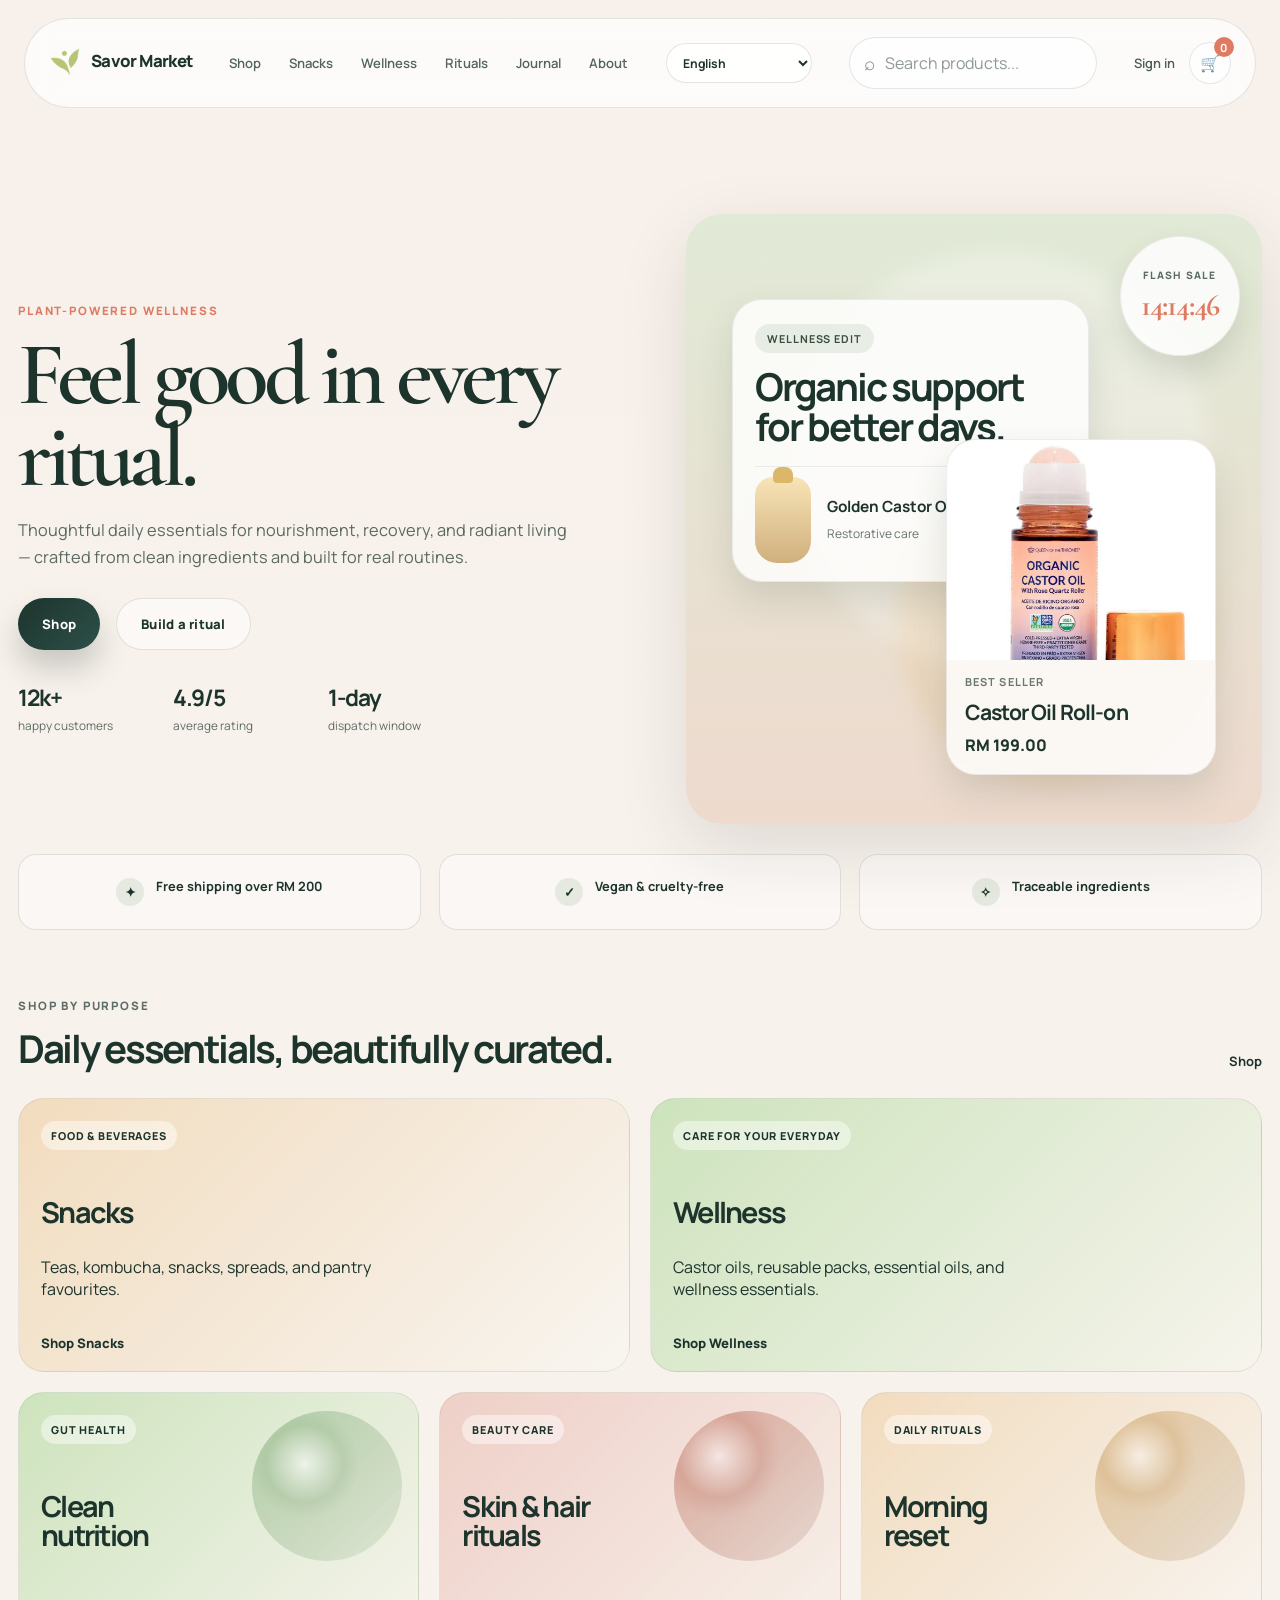
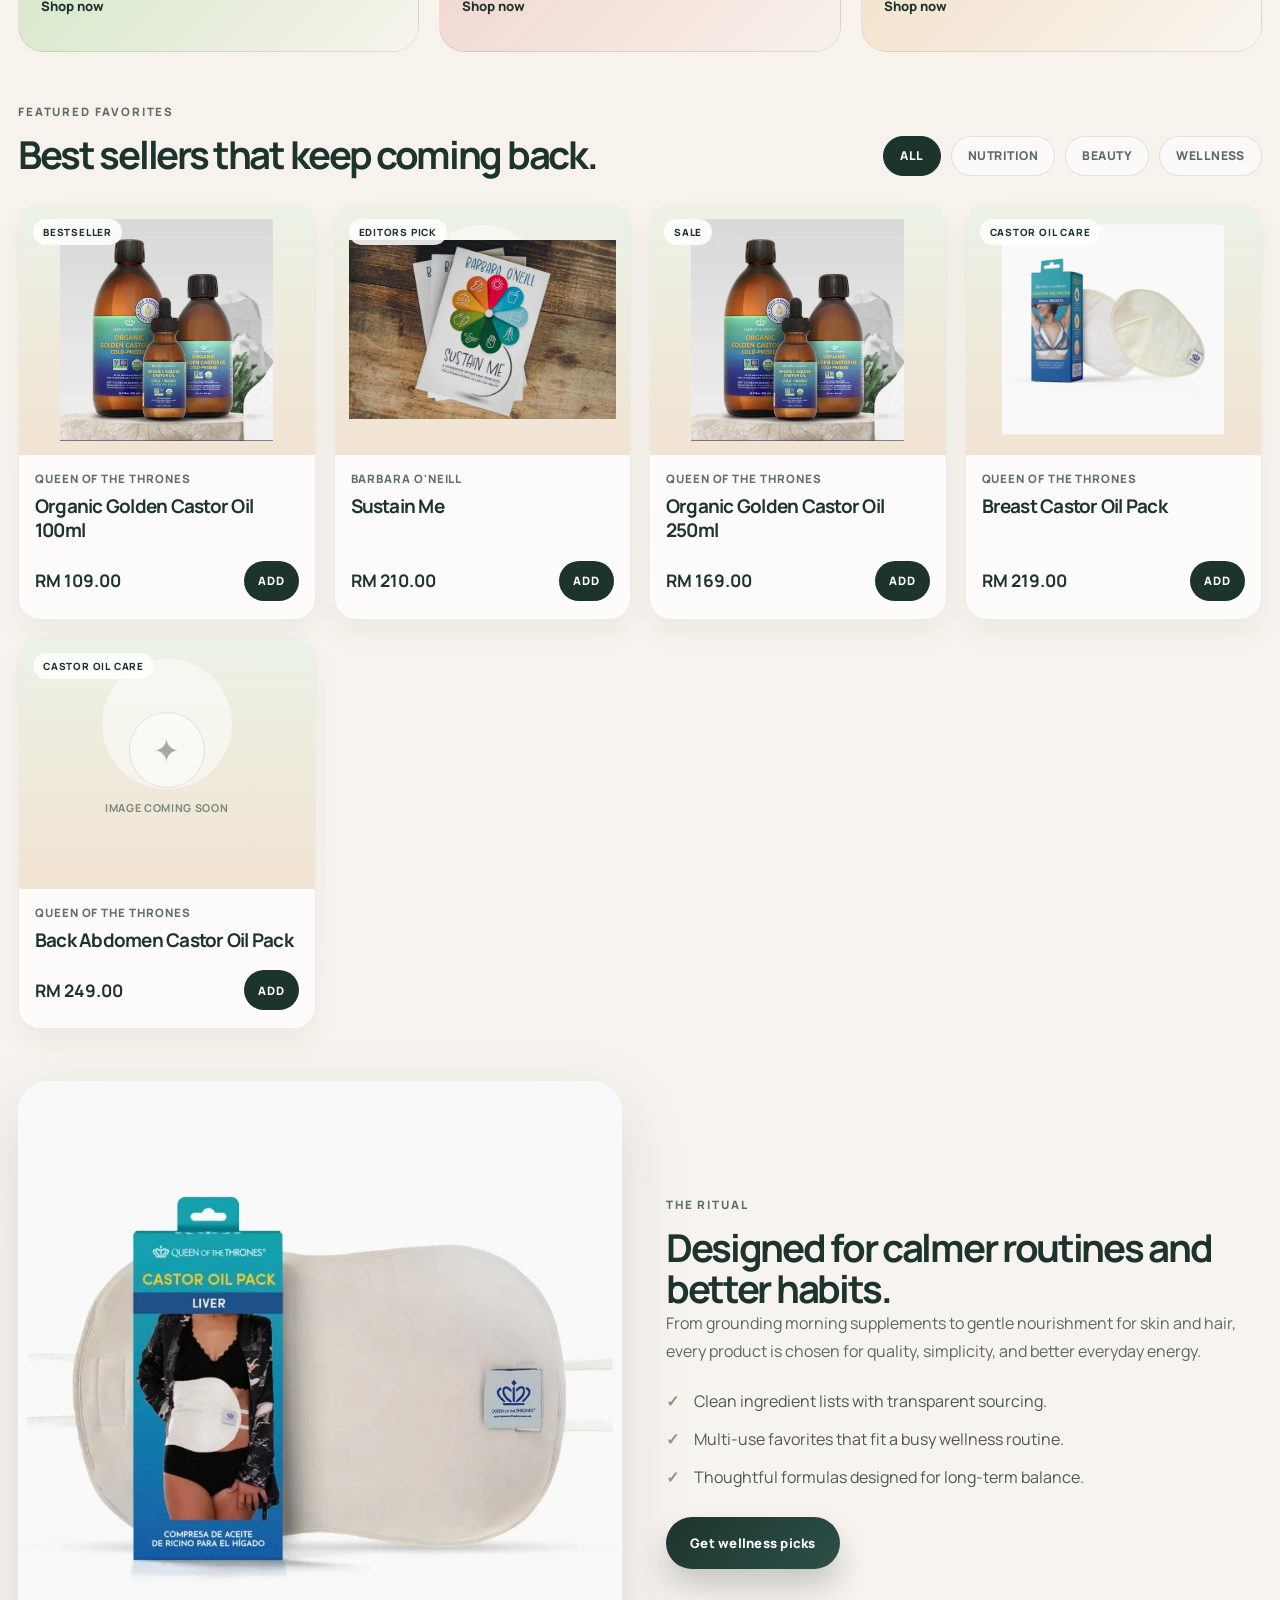
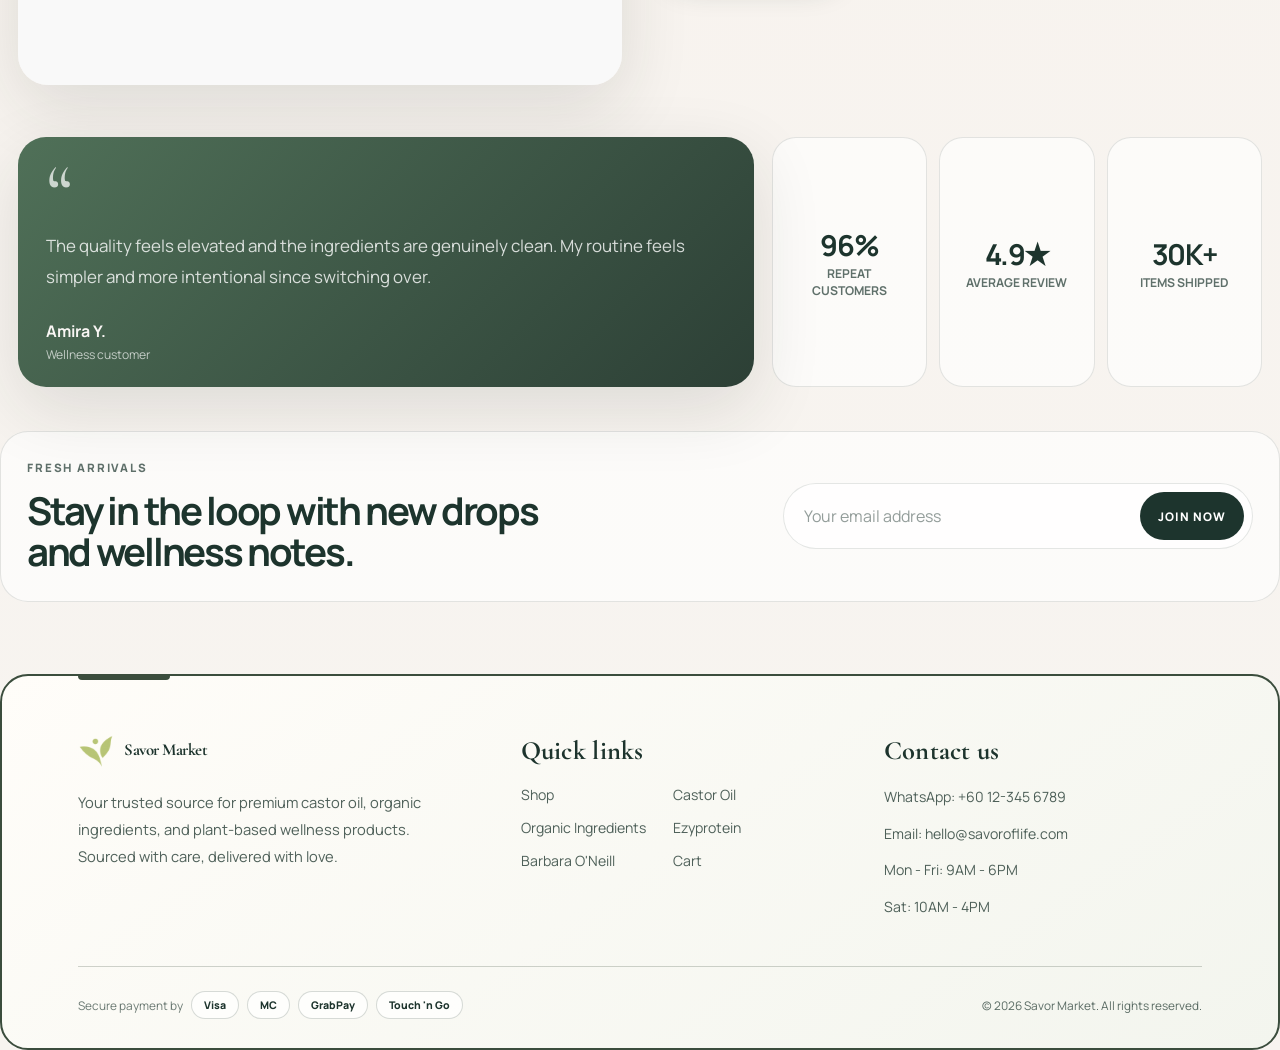
<file: Savor Market/index.html>
﻿<!doctype html>
<html lang="en">
  <head>
    <meta charset="UTF-8" />
    <meta name="viewport" content="width=device-width, initial-scale=1.0" />
    <meta name="description" content="Savor Market is a plant-based wellness destination for daily rituals, clean beauty, and nourishing essentials." />
    <meta name="theme-color" content="#f7f0e9" />
    <title>Savor Market | Premium Plant-Based Wellness</title>
    <link rel="icon" type="image/png" href="assets/savor-market-logo.png" />
    <link rel="preconnect" href="https://fonts.googleapis.com" />
    <link rel="preconnect" href="https://fonts.gstatic.com" crossorigin />
    <link href="https://fonts.googleapis.com/css2?family=Manrope:wght@400;500;600;700;800&family=Cormorant+Garamond:wght@500;600;700&display=swap" rel="stylesheet" />
    <link rel="stylesheet" href="styles.css" />
    <script src="auth-config.js"></script>
    <script src="translations.js" defer></script>
    <script src="app.js" defer></script>
  </head>
  <body>
    <div class="page-shell">
      <header class="topbar">
        <div class="brand-wrap" aria-label="Savor Market home">
          <a class="brand" href="index.html#top" aria-label="Savor Market home">
            <img class="brand-mark" src="assets/savor-market-logo.png" alt="" />
            <span class="brand-name">Savor Market</span>
          </a>
        </div>

        <nav class="main-nav" aria-label="Main navigation">
          <a href="products.html">Shop</a>
          <a href="products.html?category=snacks">Snacks</a>
          <a href="products.html?category=wellness">Wellness</a>
          <a href="#rituals">Rituals</a>
          <a href="#journal">Journal</a>
          <a href="#about">About</a>
        </nav>

          <label class="language-control"><span class="visually-hidden">Language</span><select class="language-picker" aria-label="Language"></select></label>
          <label class="search-box" aria-label="Search products">
            <span class="search-icon" aria-hidden="true">⌕</span>
            <input id="product-search" type="search" placeholder="Search products..." aria-label="Search products" />
          </label>
          <div class="utility-links">
            <a href="login.html" class="text-link account-entry">Sign In</a>
            <a class="cart-button" href="cart.html" aria-label="Shopping cart">
              <span aria-hidden="true">🛒</span>
              <span class="cart-count" id="cart-count">0</span>
            </a>
          </div>
        </div>
      </header>

      <main id="top">
        <section class="hero">
          <div class="hero-copy">
            <p class="eyebrow">Plant-powered wellness</p>
            <h1>Feel good in every ritual.</h1>
            <p class="intro">
              Thoughtful daily essentials for nourishment, recovery, and radiant living — crafted from clean ingredients and built for real routines.
            </p>

            <div class="cta-row">
              <a class="primary-btn" href="products.html">Shop</a>
              <a class="secondary-btn" href="#rituals">Build a ritual</a>
            </div>

            <div class="hero-metrics" aria-label="Store metrics">
              <div>
                <strong>12k+</strong>
                <span>happy customers</span>
              </div>
              <div>
                <strong>4.9/5</strong>
                <span>average rating</span>
              </div>
              <div>
                <strong>1-day</strong>
                <span>dispatch window</span>
              </div>
            </div>
          </div>

          <div class="hero-visual" aria-label="Featured wellness assortment">
            <div class="glow-orb glow-one"></div>
            <div class="glow-orb glow-two"></div>

            <div class="display-card feature-card card-one">
              <span class="card-label">Wellness edit</span>
              <h2>Organic support for better days.</h2>
              <div class="mini-product">
                <div class="mini-bottle"></div>
                <div>
                  <strong>Golden Castor Oil</strong>
                  <span>Restorative care</span>
                </div>
              </div>
            </div>

            <div class="display-card product-card card-two">
              <div class="product-image product-image--amber">
                <img src="assets/savor-market/pdf-image-011.jpg" alt="Organic Golden Castor Oil roll-on with rose quartz" />
              </div>
              <div class="card-meta">
                <p>Best seller</p>
                <h3>Castor Oil Roll-on</h3>
                <span>RM 199.00</span>
              </div>
            </div>

            <div class="floating-badge">
              <span>Flash sale</span>
              <strong>60% OFF</strong>
            </div>
          </div>
        </section>

        <section class="promo-strip" aria-label="Store benefits">
          <div>
            <span class="promo-icon">✦</span>
            <p>Free shipping over RM 200</p>
          </div>
          <div>
            <span class="promo-icon">✓</span>
            <p>Vegan & cruelty-free</p>
          </div>
          <div>
            <span class="promo-icon">✧</span>
            <p>Traceable ingredients</p>
          </div>
        </section>

        <section class="collections" id="shop">
          <div class="section-header">
            <div>
              <p class="eyebrow eyebrow-dark">Shop by purpose</p>
              <h2>Daily essentials, beautifully curated.</h2>
            </div>
            <a href="products.html" class="text-link text-link--strong">Shop</a>
          </div>

          <div class="collection-grid shop-section-grid">
            <article class="collection-card collection-card--sand"><p class="mini-tag">Food &amp; beverages</p><h3>Snacks</h3><p>Teas, kombucha, snacks, spreads, and pantry favourites.</p><a href="products.html?category=snacks" aria-label="Shop Snacks">Shop Snacks</a></article>
            <article class="collection-card collection-card--green"><p class="mini-tag">Care for your everyday</p><h3>Wellness</h3><p>Castor oils, reusable packs, essential oils, and wellness essentials.</p><a href="products.html?category=wellness" aria-label="Shop Wellness">Shop Wellness</a></article>
          </div>
          <div class="collection-grid">
            <article class="collection-card collection-card--green">
              <div class="card-sketch card-sketch--leaf"></div>
              <p class="mini-tag">Gut health</p>
              <h3>Clean nutrition</h3>
              <a href="products.html#collection-clean-nutrition" aria-label="Shop clean nutrition">Shop now</a>
            </article>

            <article class="collection-card collection-card--rose">
              <div class="card-sketch card-sketch--botanical"></div>
              <p class="mini-tag">Beauty care</p>
              <h3>Skin & hair rituals</h3>
              <a href="products.html#collection-skin-hair" aria-label="Shop skin and hair rituals">Shop now</a>
            </article>

            <article class="collection-card collection-card--sand">
              <div class="card-sketch card-sketch--drop"></div>
              <p class="mini-tag">Daily rituals</p>
              <h3>Morning reset</h3>
              <a href="products.html#collection-morning-reset" aria-label="Shop morning reset products">Shop now</a>
            </article>
          </div>
        </section>

        <section class="catalog" id="wellness">
          <div class="section-header section-header--compact">
            <div>
              <p class="eyebrow eyebrow-dark">Featured favorites</p>
              <h2>Best sellers that keep coming back.</h2>
            </div>
            <div class="catalog-actions" aria-label="Product filters">
              <button class="filter-btn active" type="button" data-filter="all">All</button>
              <button class="filter-btn" type="button" data-filter="nutrition">Nutrition</button>
              <button class="filter-btn" type="button" data-filter="beauty">Beauty</button>
              <button class="filter-btn" type="button" data-filter="wellness">Wellness</button>
            </div>
          </div>

          <div class="catalog-grid" id="product-grid" aria-live="polite"></div>
        </section>

        <section class="story-block" id="rituals">
          <div class="story-visual">
            <div class="story-image-wrap">
              <img src="assets/savor-market/pdf-image-014.jpg" alt="Queen of the Thrones liver castor oil pack" />
            </div>
          </div>

          <div class="story-copy">
            <p class="eyebrow eyebrow-dark">The ritual</p>
            <h2>Designed for calmer routines and better habits.</h2>
            <p>
              From grounding morning supplements to gentle nourishment for skin and hair, every product is chosen for quality, simplicity, and better everyday energy.
            </p>
            <ul class="benefits-list">
              <li>Clean ingredient lists with transparent sourcing.</li>
              <li>Multi-use favorites that fit a busy wellness routine.</li>
              <li>Thoughtful formulas designed for long-term balance.</li>
            </ul>
            <a class="primary-btn" href="#newsletter">Get wellness picks</a>
          </div>
        </section>

        <section class="testimonial-strip" id="journal">
          <div class="testimonial-card">
            <p class="quote-mark">“</p>
            <p class="testimonial-copy">
              The quality feels elevated and the ingredients are genuinely clean. My routine feels simpler and more intentional since switching over.
            </p>
            <div class="testimonial-meta">
              <strong>Amira Y.</strong>
              <span>Wellness customer</span>
            </div>
          </div>
          <div class="mini-stats">
            <div>
              <strong>96%</strong>
              <span>repeat customers</span>
            </div>
            <div>
              <strong>4.9★</strong>
              <span>average review</span>
            </div>
            <div>
              <strong>30K+</strong>
              <span>items shipped</span>
            </div>
          </div>
        </section>

        <section class="newsletter" id="newsletter">
          <div>
            <p class="eyebrow eyebrow-dark">Fresh arrivals</p>
            <h2>Stay in the loop with new drops and wellness notes.</h2>
          </div>
          <form class="newsletter-form" aria-label="Newsletter signup">
            <label class="visually-hidden" for="newsletter-email">Email address</label>
            <input id="newsletter-email" type="email" placeholder="Your email address" aria-label="Your email address" />
            <button type="submit">Join now</button>
          </form>
        </section>
      </main>

      <footer class="site-footer" id="about">
        <div class="footer-main">
          <div class="footer-brand-wrap">
            <a class="brand" href="#top" aria-label="Savor Market home">
              <img class="brand-mark" src="assets/savor-market-logo.png" alt="" />
              <span class="brand-name">Savor Market</span>
            </a>
            <p>Your trusted source for premium castor oil, organic ingredients, and plant-based wellness products. Sourced with care, delivered with love.</p>
          </div>

          <div class="footer-links">
            <div>
              <h3>Quick links</h3>
              <a href="products.html">Shop</a>
              <a href="products.html?category=castor-oil">Castor Oil</a>
              <a href="products.html?category=organic-ingredients">Organic Ingredients</a>
              <a href="products.html?category=ezyprotein">Ezyprotein</a>
              <a href="products.html?category=barbara-o-neill">Barbara O'Neill</a>
              <a href="cart.html">Cart</a>
            </div>
          </div>

          <div class="footer-contact">
            <h3>Contact us</h3>
            <a href="https://wa.me/60123456789">WhatsApp: +60 12-345 6789</a>
            <a href="mailto:hello@savoroflife.com">Email: hello@savoroflife.com</a>
            <p>Mon - Fri: 9AM - 6PM</p>
            <p>Sat: 10AM - 4PM</p>
          </div>
        </div>

        <div class="footer-bottom">
          <div class="payment-methods" aria-label="Accepted payment methods">
            <span>Secure payment by</span>
            <span class="payment-badge">Visa</span>
            <span class="payment-badge">MC</span>
            <span class="payment-badge">GrabPay</span>
            <span class="payment-badge">Touch 'n Go</span>
          </div>
          <p class="copyright">© 2026 Savor Market. All rights reserved.</p>
        </div>
      </footer>
    </div>
  </body>
</html>
</file>
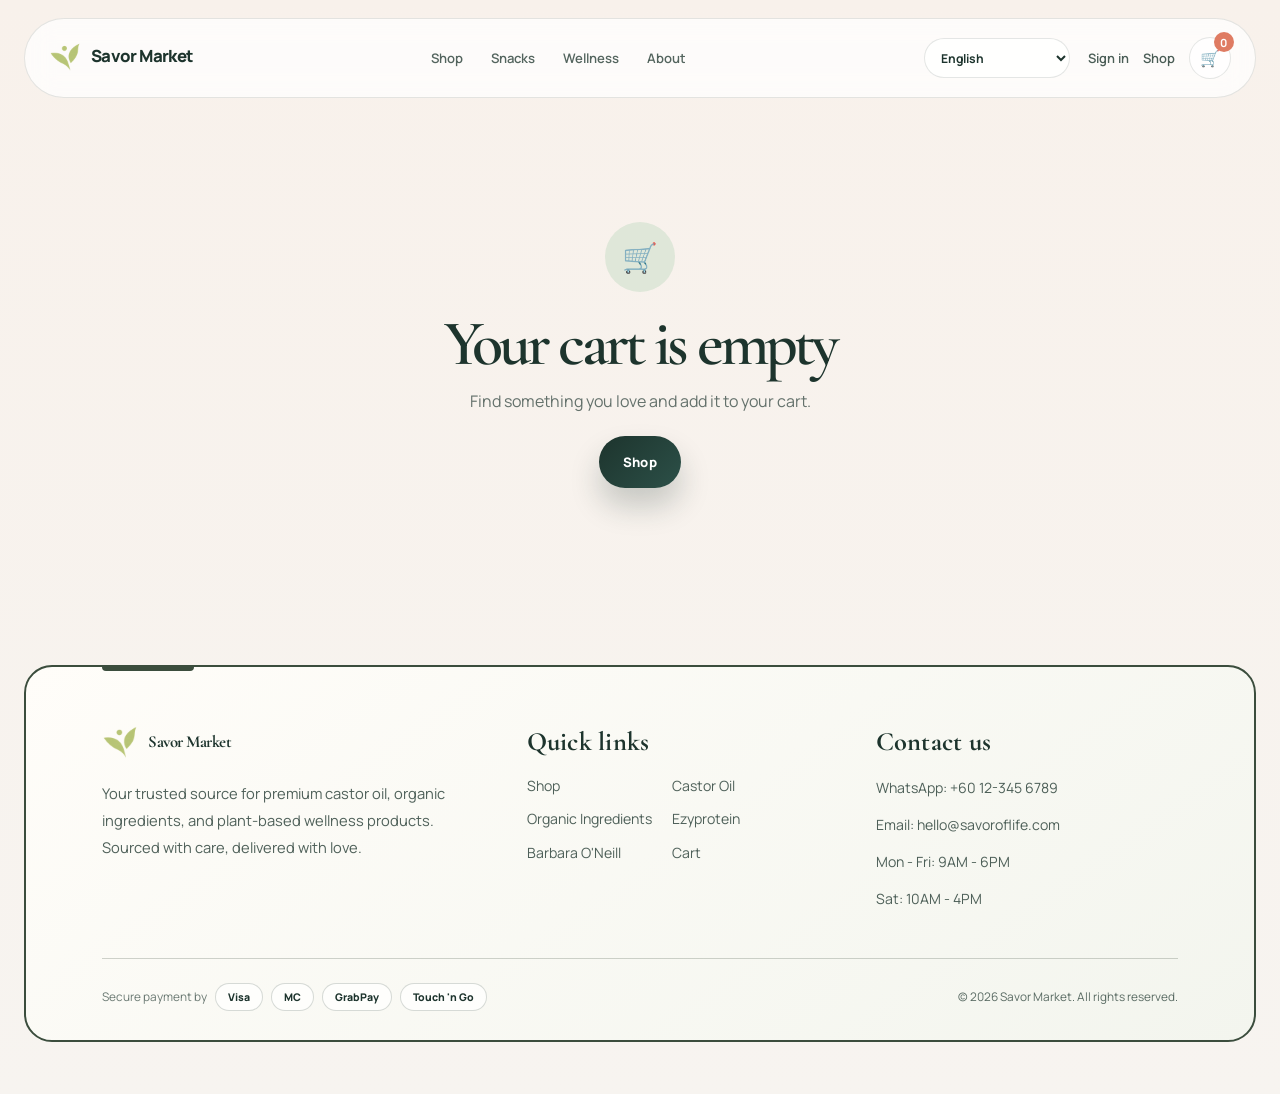
<file: Savor Market/cart.html>
<!doctype html>
<html lang="en">
  <head>
    <meta charset="UTF-8" />
    <meta name="viewport" content="width=device-width, initial-scale=1.0" />
    <meta name="description" content="Review the products in your Savor Market shopping cart." />
    <meta name="theme-color" content="#f7f0e9" />
    <title>Your Cart | Savor Market</title>
    <link rel="icon" type="image/png" href="assets/savor-market-logo.png" />
    <link rel="preconnect" href="https://fonts.googleapis.com" />
    <link rel="preconnect" href="https://fonts.gstatic.com" crossorigin />
    <link href="https://fonts.googleapis.com/css2?family=Manrope:wght@400;500;600;700;800&family=Cormorant+Garamond:wght@500;600;700&display=swap" rel="stylesheet" />
    <link rel="stylesheet" href="styles.css" />
    <script src="auth-config.js"></script>
    <script src="translations.js" defer></script>
    <script src="app.js" defer></script>
  </head>
  <body>
    <div class="page-shell">
      <header class="topbar">
        <div class="brand-wrap">
          <a class="brand" href="index.html" aria-label="Savor Market home">
            <img class="brand-mark" src="assets/savor-market-logo.png" alt="" />
            <span class="brand-name">Savor Market</span>
          </a>
        </div>
        <nav class="main-nav" aria-label="Main navigation">
          <a href="products.html">Shop</a>
          <a href="products.html?category=snacks">Snacks</a>
          <a href="products.html?category=wellness">Wellness</a>
          <a href="index.html#about">About</a>
        </nav>
        <div class="toolbar">
          <label class="language-control"><span class="visually-hidden">Language</span><select class="language-picker" aria-label="Language"></select></label>
          <div class="utility-links">
            <a href="login.html" class="text-link account-entry">Sign in</a>
            <a href="products.html" class="text-link">Shop</a>
            <a href="cart.html" class="cart-button" aria-label="Shopping cart">
              <span aria-hidden="true">🛒</span>
              <span class="cart-count" id="cart-count">0</span>
            </a>
          </div>
        </div>
      </header>
      <main id="cart-page" class="cart-page" aria-live="polite"></main>
      <footer class="site-footer product-page-footer">
        <div class="footer-main">
          <div class="footer-brand-wrap">
            <a class="brand" href="index.html" aria-label="Savor Market home">
              <img class="brand-mark" src="assets/savor-market-logo.png" alt="" />
              <span class="brand-name">Savor Market</span>
            </a>
            <p>Your trusted source for premium castor oil, organic ingredients, and plant-based wellness products. Sourced with care, delivered with love.</p>
          </div>
          <div class="footer-links">
            <div>
              <h3>Quick links</h3>
              <a href="products.html">Shop</a>
              <a href="products.html?category=castor-oil">Castor Oil</a>
              <a href="products.html?category=organic-ingredients">Organic Ingredients</a>
              <a href="products.html?category=ezyprotein">Ezyprotein</a>
              <a href="products.html?category=barbara-o-neill">Barbara O'Neill</a>
              <a href="cart.html">Cart</a>
            </div>
          </div>
          <div class="footer-contact">
            <h3>Contact us</h3>
            <a href="https://wa.me/60123456789">WhatsApp: +60 12-345 6789</a>
            <a href="mailto:hello@savoroflife.com">Email: hello@savoroflife.com</a>
            <p>Mon - Fri: 9AM - 6PM</p>
            <p>Sat: 10AM - 4PM</p>
          </div>
        </div>
        <div class="footer-bottom">
          <div class="payment-methods" aria-label="Accepted payment methods">
            <span>Secure payment by</span>
            <span class="payment-badge">Visa</span>
            <span class="payment-badge">MC</span>
            <span class="payment-badge">GrabPay</span>
            <span class="payment-badge">Touch 'n Go</span>
          </div>
          <p class="copyright">© 2026 Savor Market. All rights reserved.</p>
        </div>
      </footer>
    </div>
  </body>
</html>
</file>
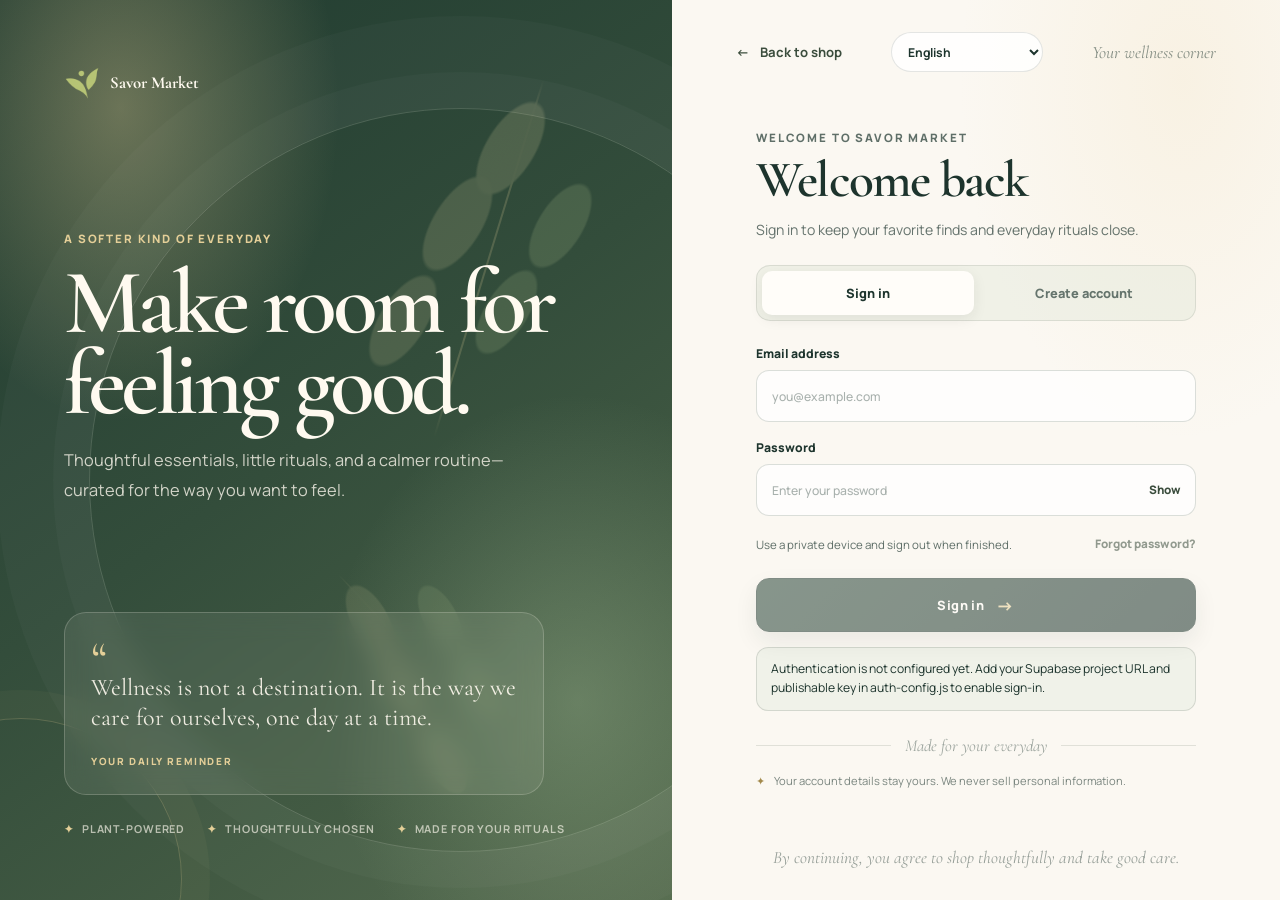
<file: Savor Market/login.html>
<!doctype html>
<html lang="en">
  <head>
    <meta charset="UTF-8" />
    <meta name="viewport" content="width=device-width, initial-scale=1.0" />
    <meta name="description" content="Sign in or create your Savor Market account." />
    <meta name="theme-color" content="#f7f0e9" />
    <title>Sign in | Savor Market</title>
    <link rel="icon" type="image/png" href="assets/savor-market-logo.png" />
    <link rel="preconnect" href="https://fonts.googleapis.com" />
    <link rel="preconnect" href="https://fonts.gstatic.com" crossorigin />
    <link href="https://fonts.googleapis.com/css2?family=Manrope:wght@400;500;600;700;800&family=Cormorant+Garamond:wght@500;600;700&display=swap" rel="stylesheet" />
    <link rel="stylesheet" href="styles.css" />
    <script src="auth-config.js"></script>
    <script src="translations.js" defer></script>
    <script src="app.js" defer></script>
  </head>
  <body class="account-page">
    <main class="account-layout">
      <section class="account-art" aria-label="Welcome to Savor Market">
        <a class="brand account-brand" href="index.html" aria-label="Savor Market home">
          <img class="brand-mark" src="assets/savor-market-logo.png" alt="" />
          <span class="brand-name">Savor Market</span>
        </a>
        <div class="account-botanical account-botanical-one" aria-hidden="true"></div>
        <div class="account-botanical account-botanical-two" aria-hidden="true"></div>
        <div class="account-art-copy">
          <p class="eyebrow">A softer kind of everyday</p>
          <h1>Make room for feeling good.</h1>
          <p>Thoughtful essentials, little rituals, and a calmer routine—curated for the way you want to feel.</p>
        </div>
        <div class="account-quote">
          <span aria-hidden="true">“</span>
          <p>Wellness is not a destination. It is the way we care for ourselves, one day at a time.</p>
          <small>YOUR DAILY REMINDER</small>
        </div>
        <div class="account-art-foot">
          <span>Plant-powered</span><span>Thoughtfully chosen</span><span>Made for your rituals</span>
        </div>
      </section>

      <section class="account-panel">
        <div class="account-panel-top">
          <a class="account-back-link" href="products.html"><span aria-hidden="true">←</span> Back to shop</a>
          <label class="language-control"><span class="visually-hidden">Language</span><select class="language-picker" aria-label="Language"></select></label>
          <span class="account-top-note">Your wellness corner</span>
        </div>

        <div class="account-card">
          <div class="account-mobile-brand">
            <a class="brand" href="index.html" aria-label="Savor Market home">
              <img class="brand-mark" src="assets/savor-market-logo.png" alt="" />
              <span class="brand-name">Savor Market</span>
            </a>
          </div>
          <p class="eyebrow eyebrow-dark">Welcome to Savor Market</p>
          <h2 id="account-heading">Welcome back</h2>
          <p class="account-intro" id="account-intro">Sign in to keep your favorite finds and everyday rituals close.</p>

          <div class="account-switch" role="tablist" aria-label="Account access" data-account-switch>
            <button class="account-tab active" id="signin-tab" type="button" role="tab" aria-selected="true" aria-controls="signin-panel" data-account-mode="signin">Sign in</button>
            <button class="account-tab" id="signup-tab" type="button" role="tab" aria-selected="false" aria-controls="signup-panel" data-account-mode="signup">Create account</button>
          </div>

          <section class="account-session" data-account-session hidden aria-labelledby="account-session-heading">
            <h3 id="account-session-heading">Your account</h3>
            <p>Signed in as <strong data-account-email></strong>.</p>
            <button class="account-submit" type="button" data-account-signout data-auth-control disabled>Sign out <span aria-hidden="true">→</span></button>
          </section>

          <form class="account-form" id="signin-panel" data-account-form="signin" role="tabpanel" aria-labelledby="signin-tab">
            <label class="account-field">
              <span>Email address</span>
              <input type="email" name="email" placeholder="you@example.com" autocomplete="email" required />
            </label>
            <label class="account-field">
              <span>Password</span>
              <span class="password-input-wrap">
                <input type="password" name="password" placeholder="Enter your password" autocomplete="current-password" required />
                <button class="password-toggle" type="button" aria-label="Show password" aria-pressed="false">Show</button>
              </span>
            </label>
            <div class="account-form-options">
              <span class="remember-option">Use a private device and sign out when finished.</span>
              <button class="account-text-button" type="button" data-account-action="forgot" data-auth-control disabled>Forgot password?</button>
            </div>
            <button class="account-submit" type="submit" data-auth-control disabled>Sign in <span aria-hidden="true">→</span></button>
          </form>

          <form class="account-form" id="signup-panel" data-account-form="signup" role="tabpanel" aria-labelledby="signup-tab" hidden>
            <label class="account-field">
              <span>Your name</span>
              <input type="text" name="name" placeholder="How should we call you?" autocomplete="name" required />
            </label>
            <label class="account-field">
              <span>Email address</span>
              <input type="email" name="email" placeholder="you@example.com" autocomplete="email" required />
            </label>
            <label class="account-field">
              <span>Create a password</span>
              <span class="password-input-wrap">
                <input type="password" name="password" placeholder="12+ characters, with mixed character types" autocomplete="new-password" minlength="12" pattern="(?=.*[a-z])(?=.*[A-Z])(?=.*[0-9])(?=.*[^A-Za-z0-9]).{12,}" title="Use 12 or more characters with uppercase and lowercase letters, a number, and a symbol." required />
                <button class="password-toggle" type="button" aria-label="Show password" aria-pressed="false">Show</button>
              </span>
              <small class="password-guidance">Use at least 12 characters, including uppercase and lowercase letters, a number, and a symbol.</small>
            </label>
            <label class="remember-option terms-option"><input type="checkbox" name="terms" required /> <span>I agree to receive account-related updates and accept the store terms.</span></label>
            <button class="account-submit" type="submit" data-auth-control disabled>Create my account <span aria-hidden="true">→</span></button>
          </form>

          <form class="account-form" id="reset-password-panel" hidden>
            <label class="account-field">
              <span>New password</span>
              <span class="password-input-wrap">
                <input type="password" name="newPassword" placeholder="12+ characters, with mixed character types" autocomplete="new-password" minlength="12" pattern="(?=.*[a-z])(?=.*[A-Z])(?=.*[0-9])(?=.*[^A-Za-z0-9]).{12,}" title="Use 12 or more characters with uppercase and lowercase letters, a number, and a symbol." required />
                <button class="password-toggle" type="button" aria-label="Show password" aria-pressed="false">Show</button>
              </span>
              <small class="password-guidance">Use at least 12 characters, including uppercase and lowercase letters, a number, and a symbol.</small>
            </label>
            <label class="account-field">
              <span>Confirm new password</span>
              <span class="password-input-wrap">
                <input type="password" name="confirmPassword" placeholder="Enter the new password again" autocomplete="new-password" minlength="12" pattern="(?=.*[a-z])(?=.*[A-Z])(?=.*[0-9])(?=.*[^A-Za-z0-9]).{12,}" title="Use 12 or more characters with uppercase and lowercase letters, a number, and a symbol." required />
                <button class="password-toggle" type="button" aria-label="Show password" aria-pressed="false">Show</button>
              </span>
            </label>
            <button class="account-submit" type="submit" data-auth-control disabled>Update password <span aria-hidden="true">→</span></button>
          </form>

          <p class="account-status" id="account-status" role="status" aria-live="polite"></p>
          <div class="account-divider"><span>Made for your everyday</span></div>
          <p class="account-assurance"><span aria-hidden="true">✦</span> Your account details stay yours. We never sell personal information.</p>
        </div>

        <p class="account-panel-foot">By continuing, you agree to shop thoughtfully and take good care.</p>
      </section>
    </main>
  </body>
</html>
</file>
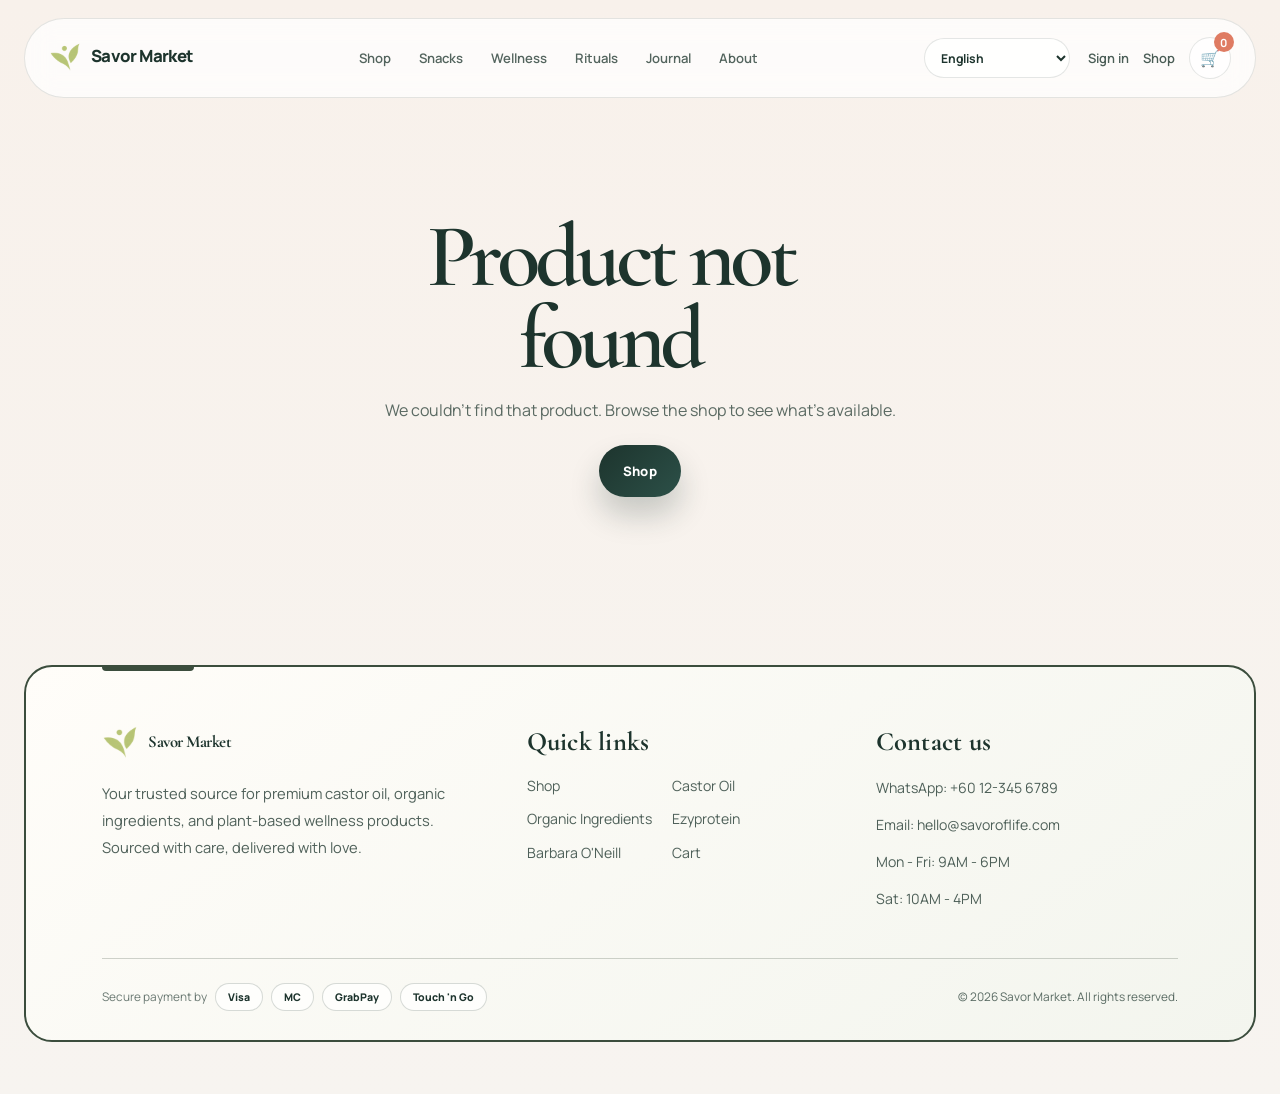
<file: Savor Market/product.html>
<!doctype html>
<html lang="en">
  <head>
    <meta charset="UTF-8" />
    <meta name="viewport" content="width=device-width, initial-scale=1.0" />
    <meta name="description" content="Discover thoughtful wellness essentials at Savor Market." />
    <meta name="theme-color" content="#f7f0e9" />
    <title>Product | Savor Market</title>
    <link rel="icon" type="image/png" href="assets/savor-market-logo.png" />
    <link rel="preconnect" href="https://fonts.googleapis.com" />
    <link rel="preconnect" href="https://fonts.gstatic.com" crossorigin />
    <link href="https://fonts.googleapis.com/css2?family=Manrope:wght@400;500;600;700;800&family=Cormorant+Garamond:wght@500;600;700&display=swap" rel="stylesheet" />
    <link rel="stylesheet" href="styles.css" />
    <script src="auth-config.js"></script>
    <script src="translations.js" defer></script>
    <script src="app.js" defer></script>
  </head>
  <body>
    <div class="page-shell">
      <header class="topbar">
        <div class="brand-wrap">
          <a class="brand" href="index.html" aria-label="Savor Market home">
            <img class="brand-mark" src="assets/savor-market-logo.png" alt="" />
            <span class="brand-name">Savor Market</span>
          </a>
        </div>
        <nav class="main-nav" aria-label="Main navigation">
          <a href="products.html">Shop</a>
          <a href="products.html?category=snacks">Snacks</a>
          <a href="products.html?category=wellness">Wellness</a>
          <a href="index.html#rituals">Rituals</a>
          <a href="index.html#journal">Journal</a>
          <a href="index.html#about">About</a>
        </nav>
        <div class="toolbar">
          <label class="language-control"><span class="visually-hidden">Language</span><select class="language-picker" aria-label="Language"></select></label>
          <div class="utility-links">
            <a href="login.html" class="text-link account-entry">Sign in</a>
            <a href="products.html" class="text-link">Shop</a>
            <a class="cart-button" href="cart.html" aria-label="Shopping cart">
              <span aria-hidden="true">🛒</span>
              <span class="cart-count" id="cart-count">0</span>
            </a>
          </div>
        </div>
      </header>
      <main class="product-detail-page" id="product-detail" aria-live="polite"></main>
      <footer class="site-footer product-page-footer">
        <div class="footer-main">
          <div class="footer-brand-wrap">
            <a class="brand" href="index.html" aria-label="Savor Market home">
              <img class="brand-mark" src="assets/savor-market-logo.png" alt="" />
              <span class="brand-name">Savor Market</span>
            </a>
            <p>Your trusted source for premium castor oil, organic ingredients, and plant-based wellness products. Sourced with care, delivered with love.</p>
          </div>
          <div class="footer-links">
            <div>
              <h3>Quick links</h3>
              <a href="products.html">Shop</a>
              <a href="products.html?category=castor-oil">Castor Oil</a>
              <a href="products.html?category=organic-ingredients">Organic Ingredients</a>
              <a href="products.html?category=ezyprotein">Ezyprotein</a>
              <a href="products.html?category=barbara-o-neill">Barbara O'Neill</a>
              <a href="cart.html">Cart</a>
            </div>
          </div>
          <div class="footer-contact">
            <h3>Contact us</h3>
            <a href="https://wa.me/60123456789">WhatsApp: +60 12-345 6789</a>
            <a href="mailto:hello@savoroflife.com">Email: hello@savoroflife.com</a>
            <p>Mon - Fri: 9AM - 6PM</p>
            <p>Sat: 10AM - 4PM</p>
          </div>
        </div>
        <div class="footer-bottom">
          <div class="payment-methods" aria-label="Accepted payment methods">
            <span>Secure payment by</span>
            <span class="payment-badge">Visa</span>
            <span class="payment-badge">MC</span>
            <span class="payment-badge">GrabPay</span>
            <span class="payment-badge">Touch 'n Go</span>
          </div>
          <p class="copyright">© 2026 Savor Market. All rights reserved.</p>
        </div>
      </footer>
    </div>
  </body>
</html>
</file>
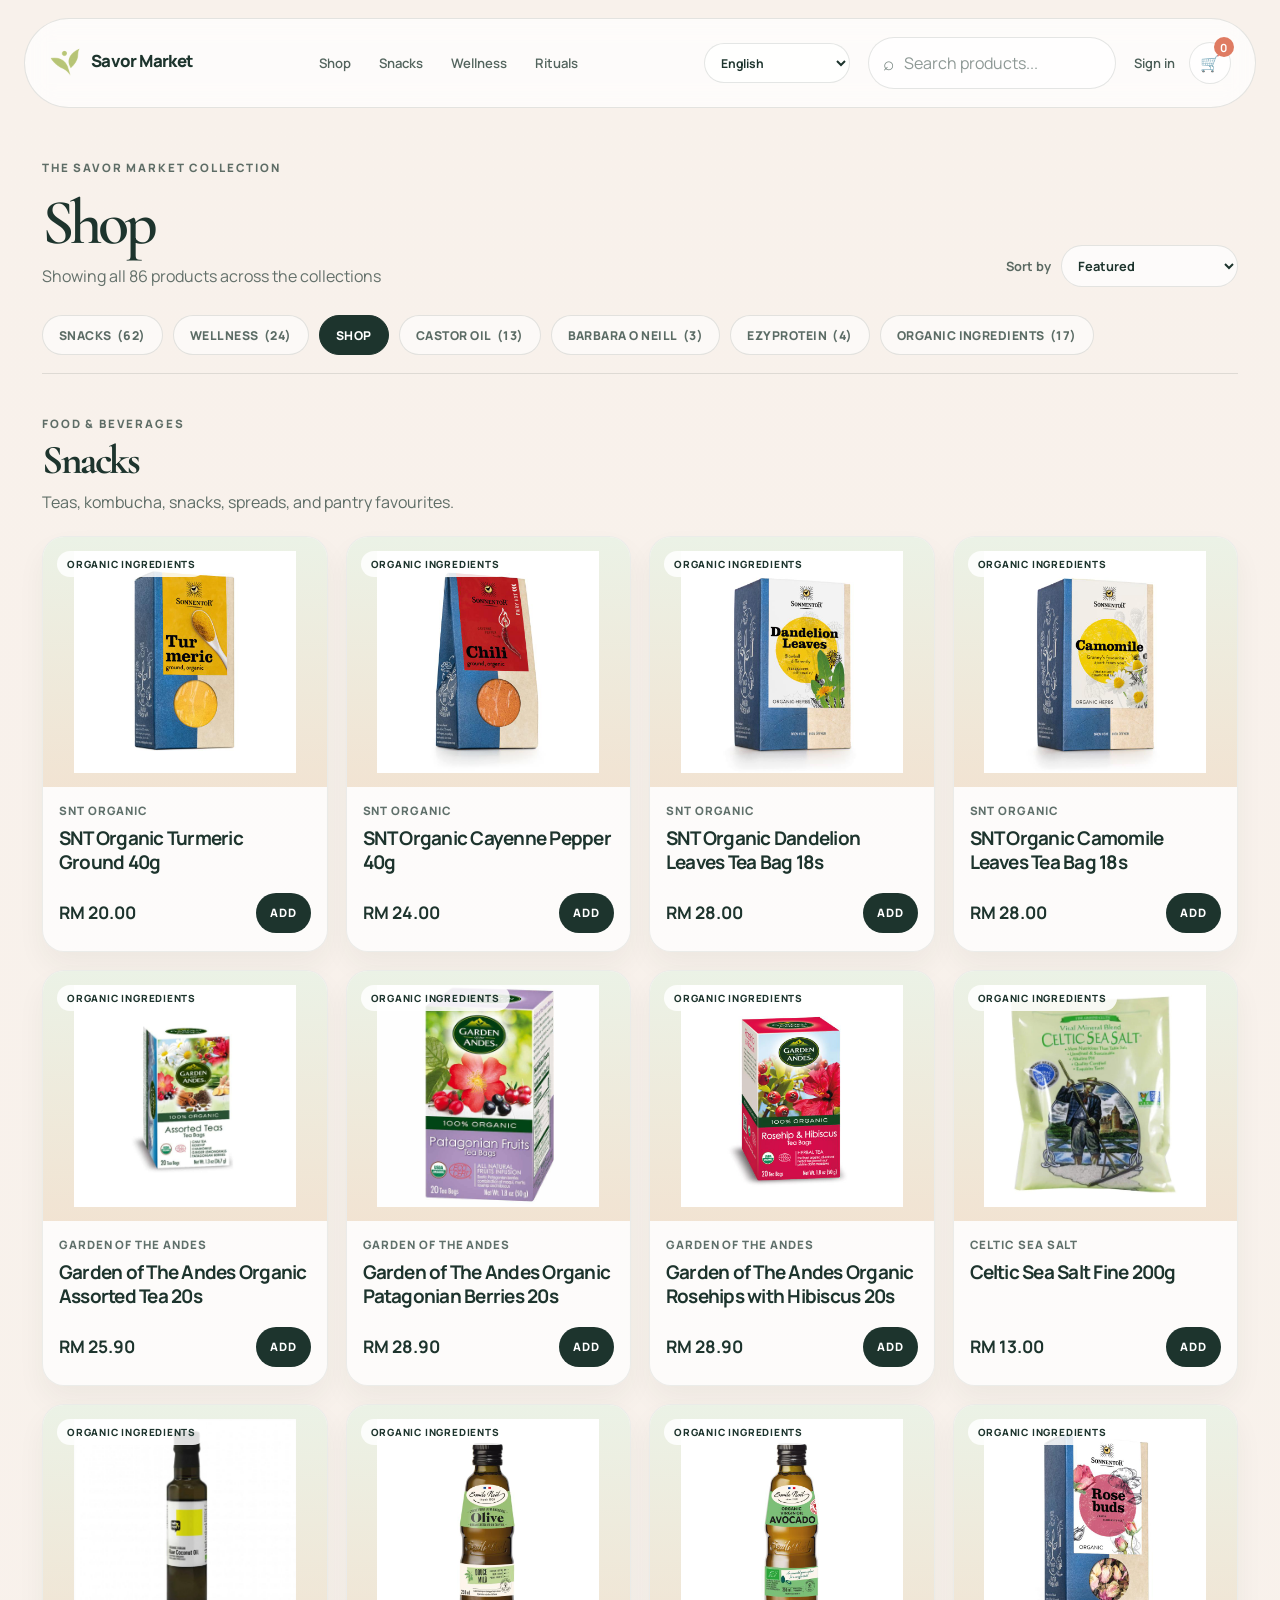
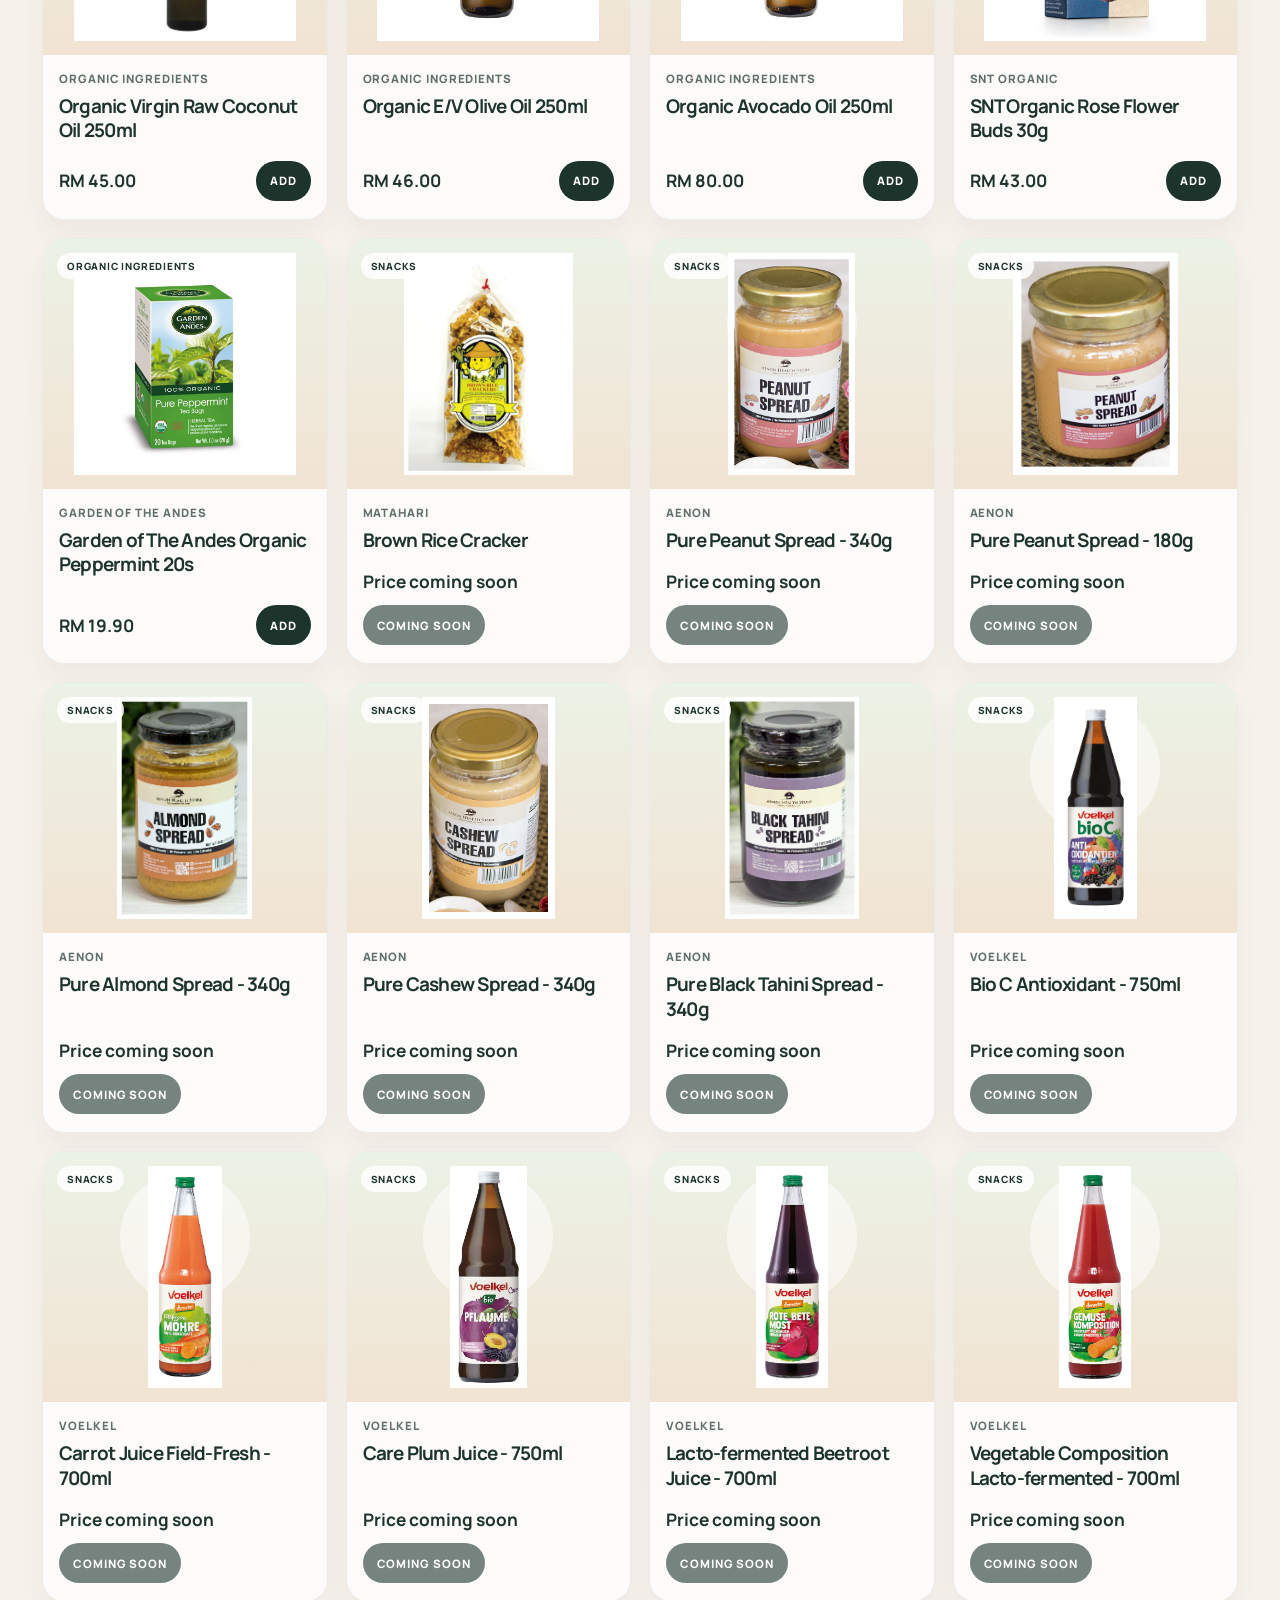
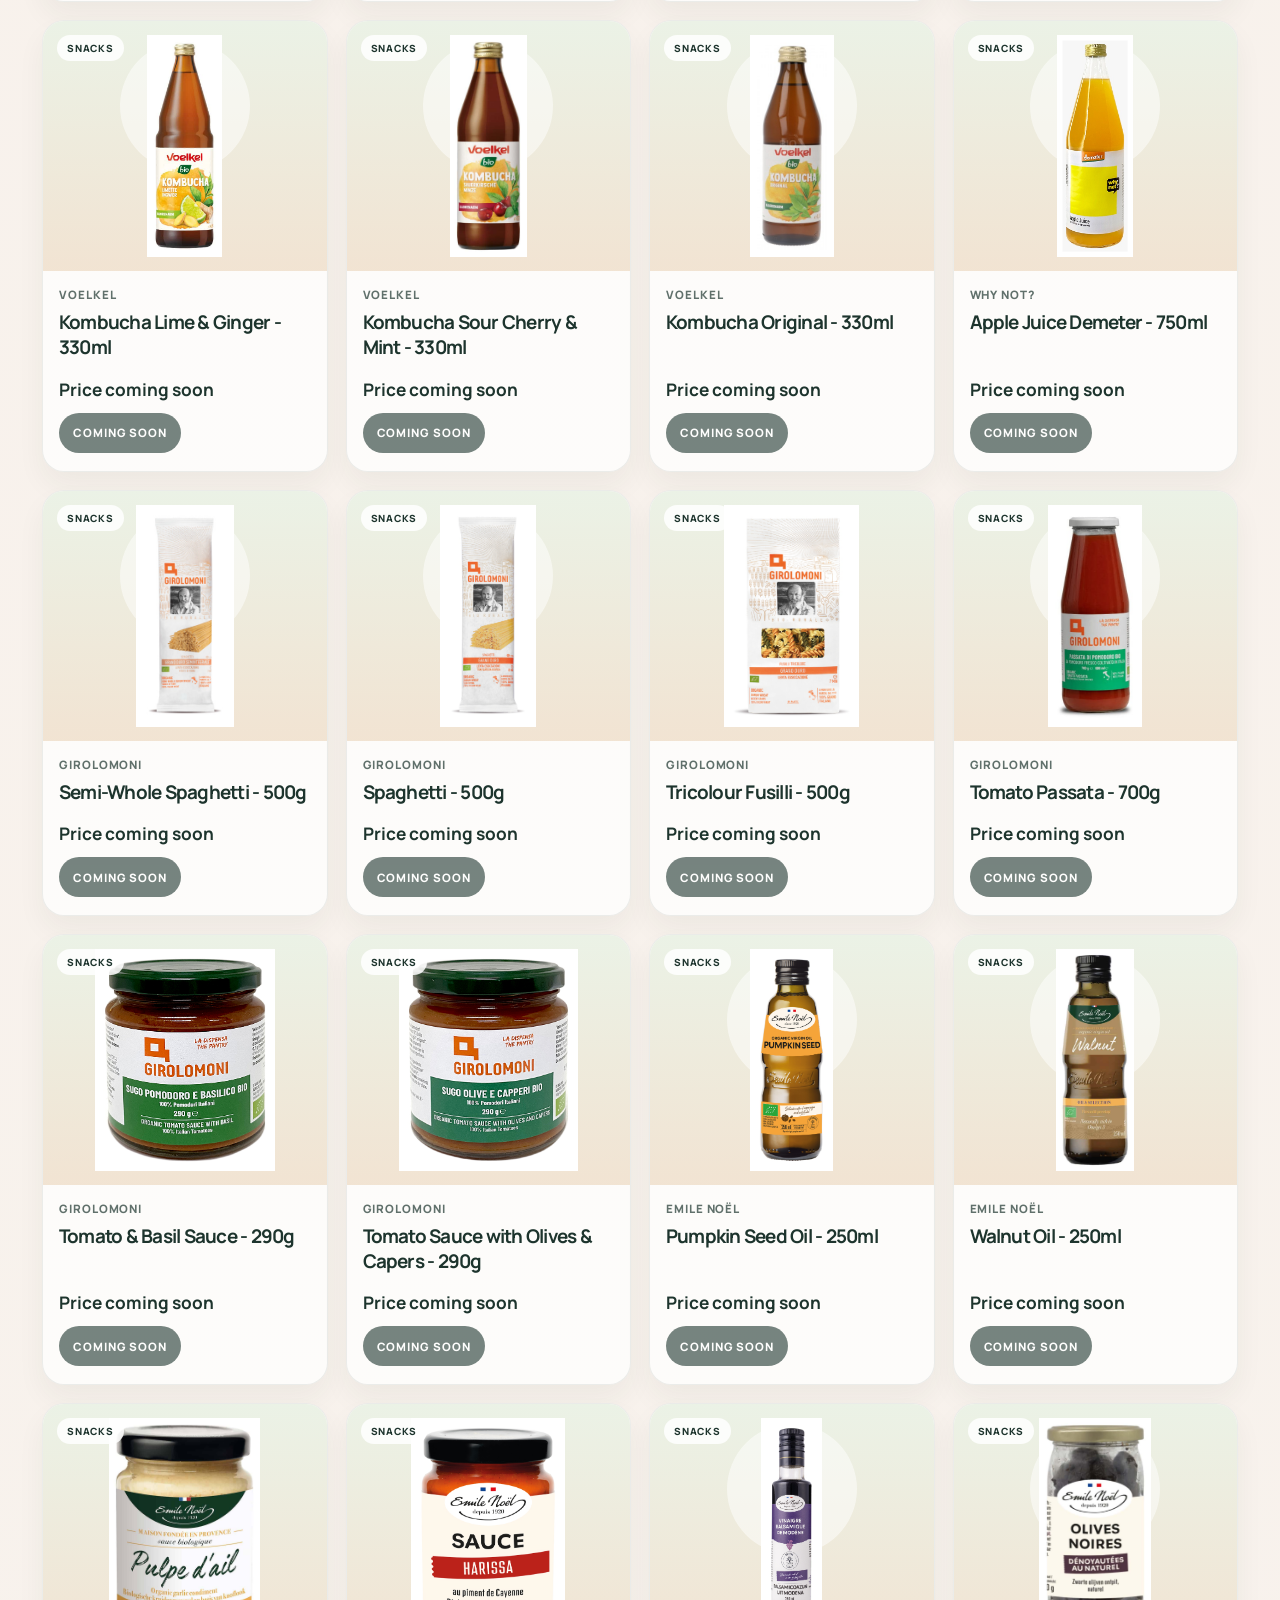
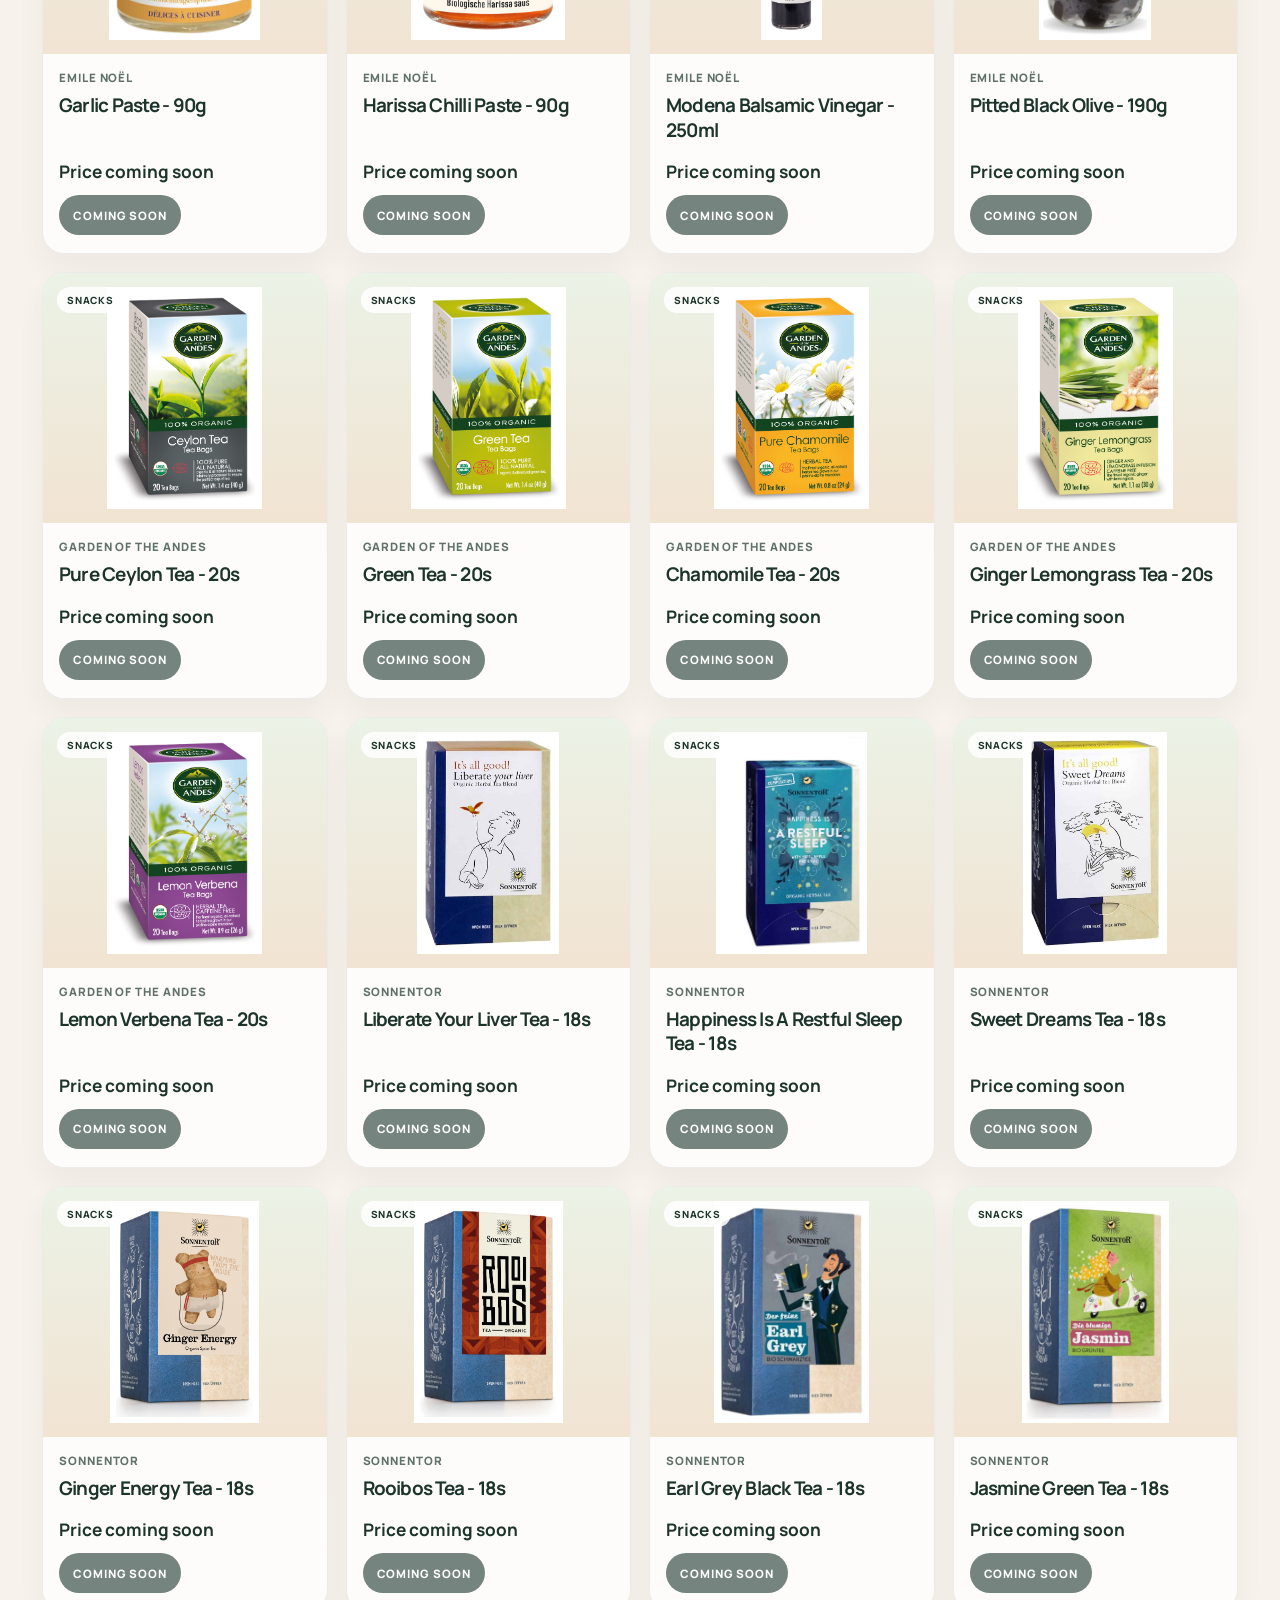
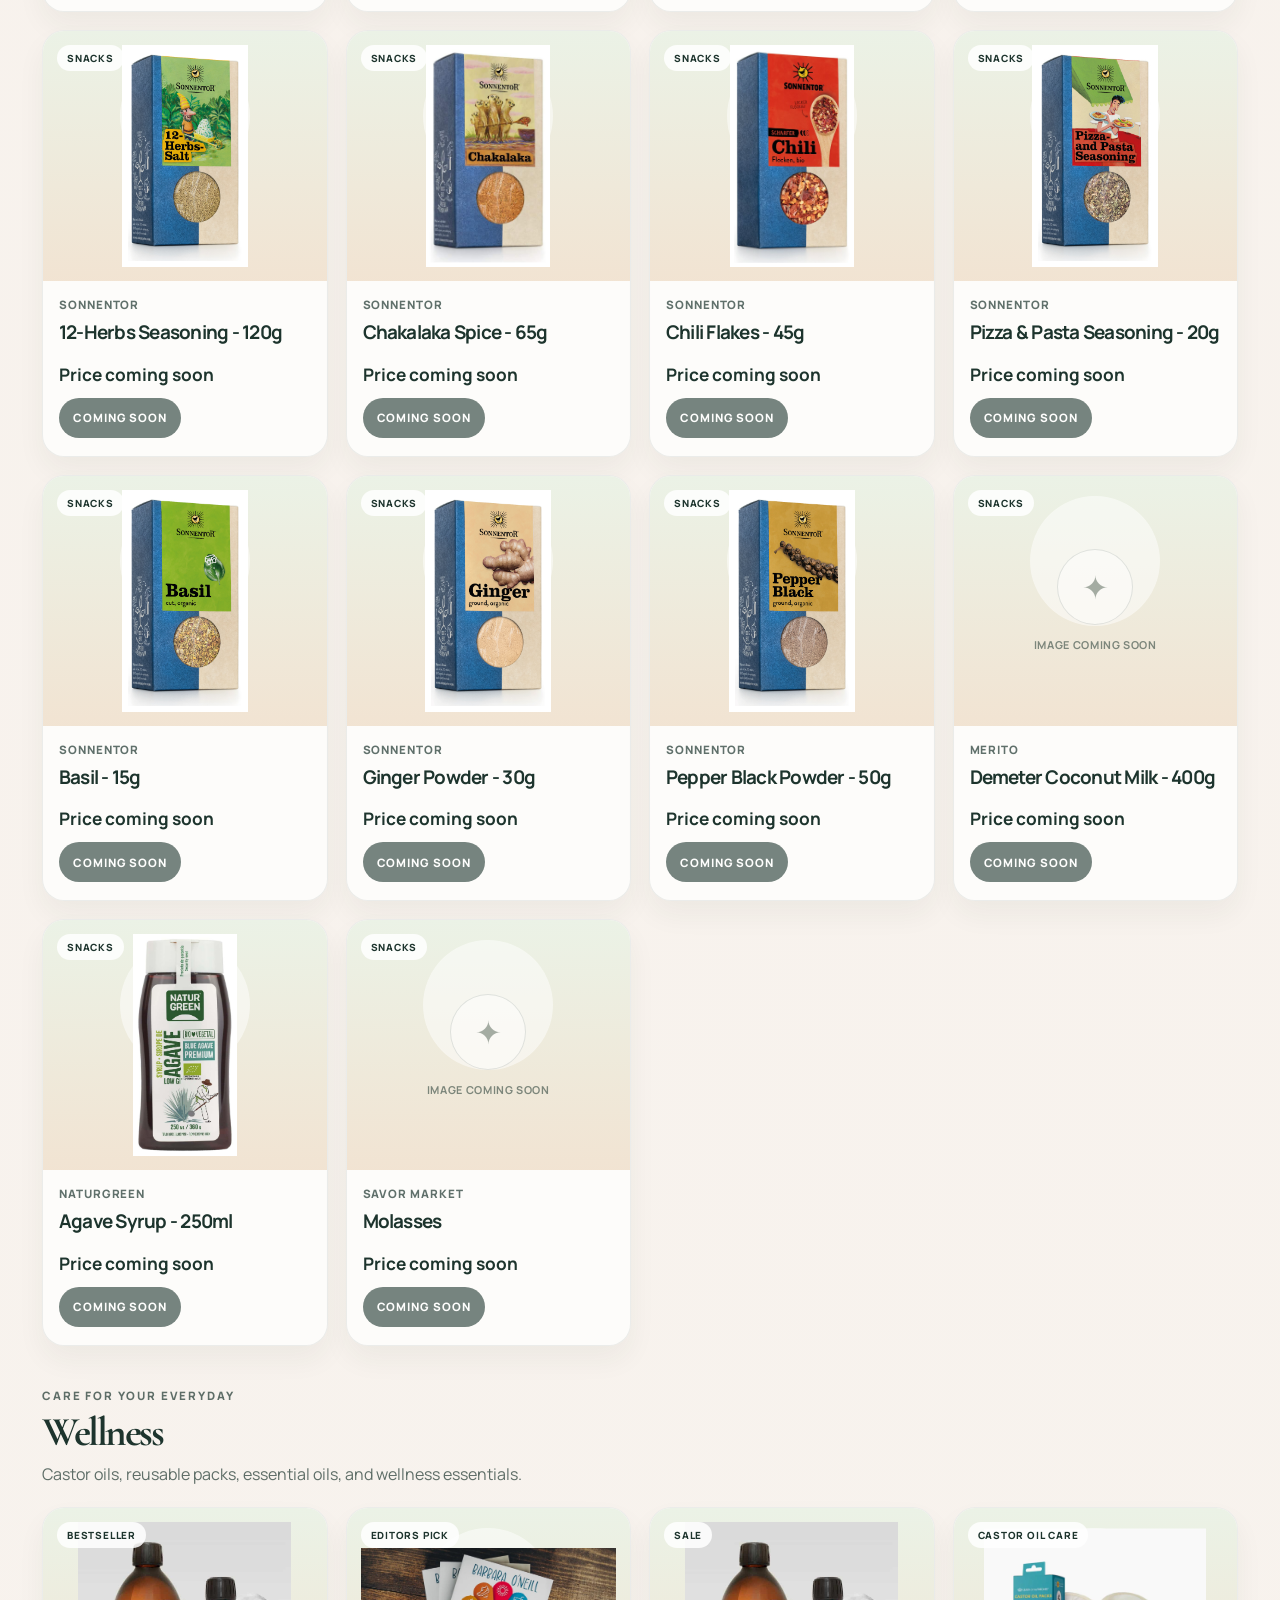
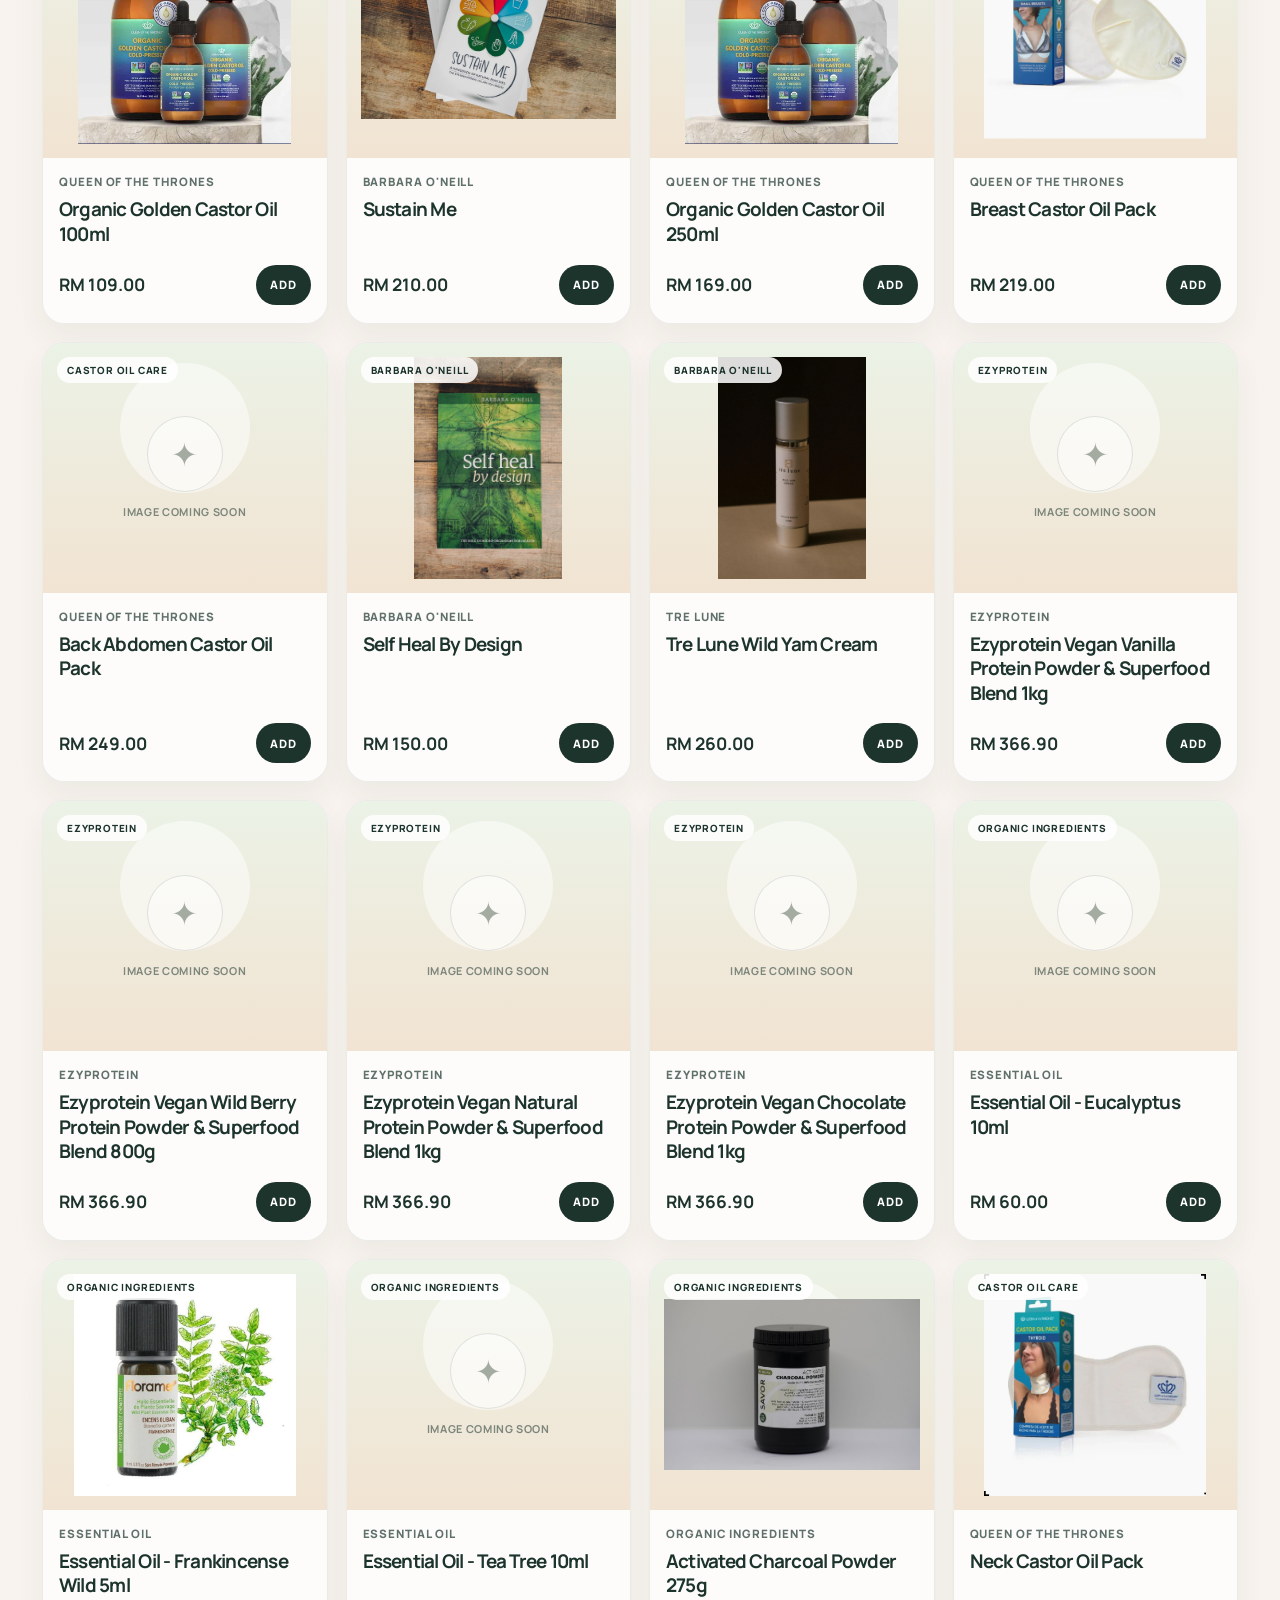
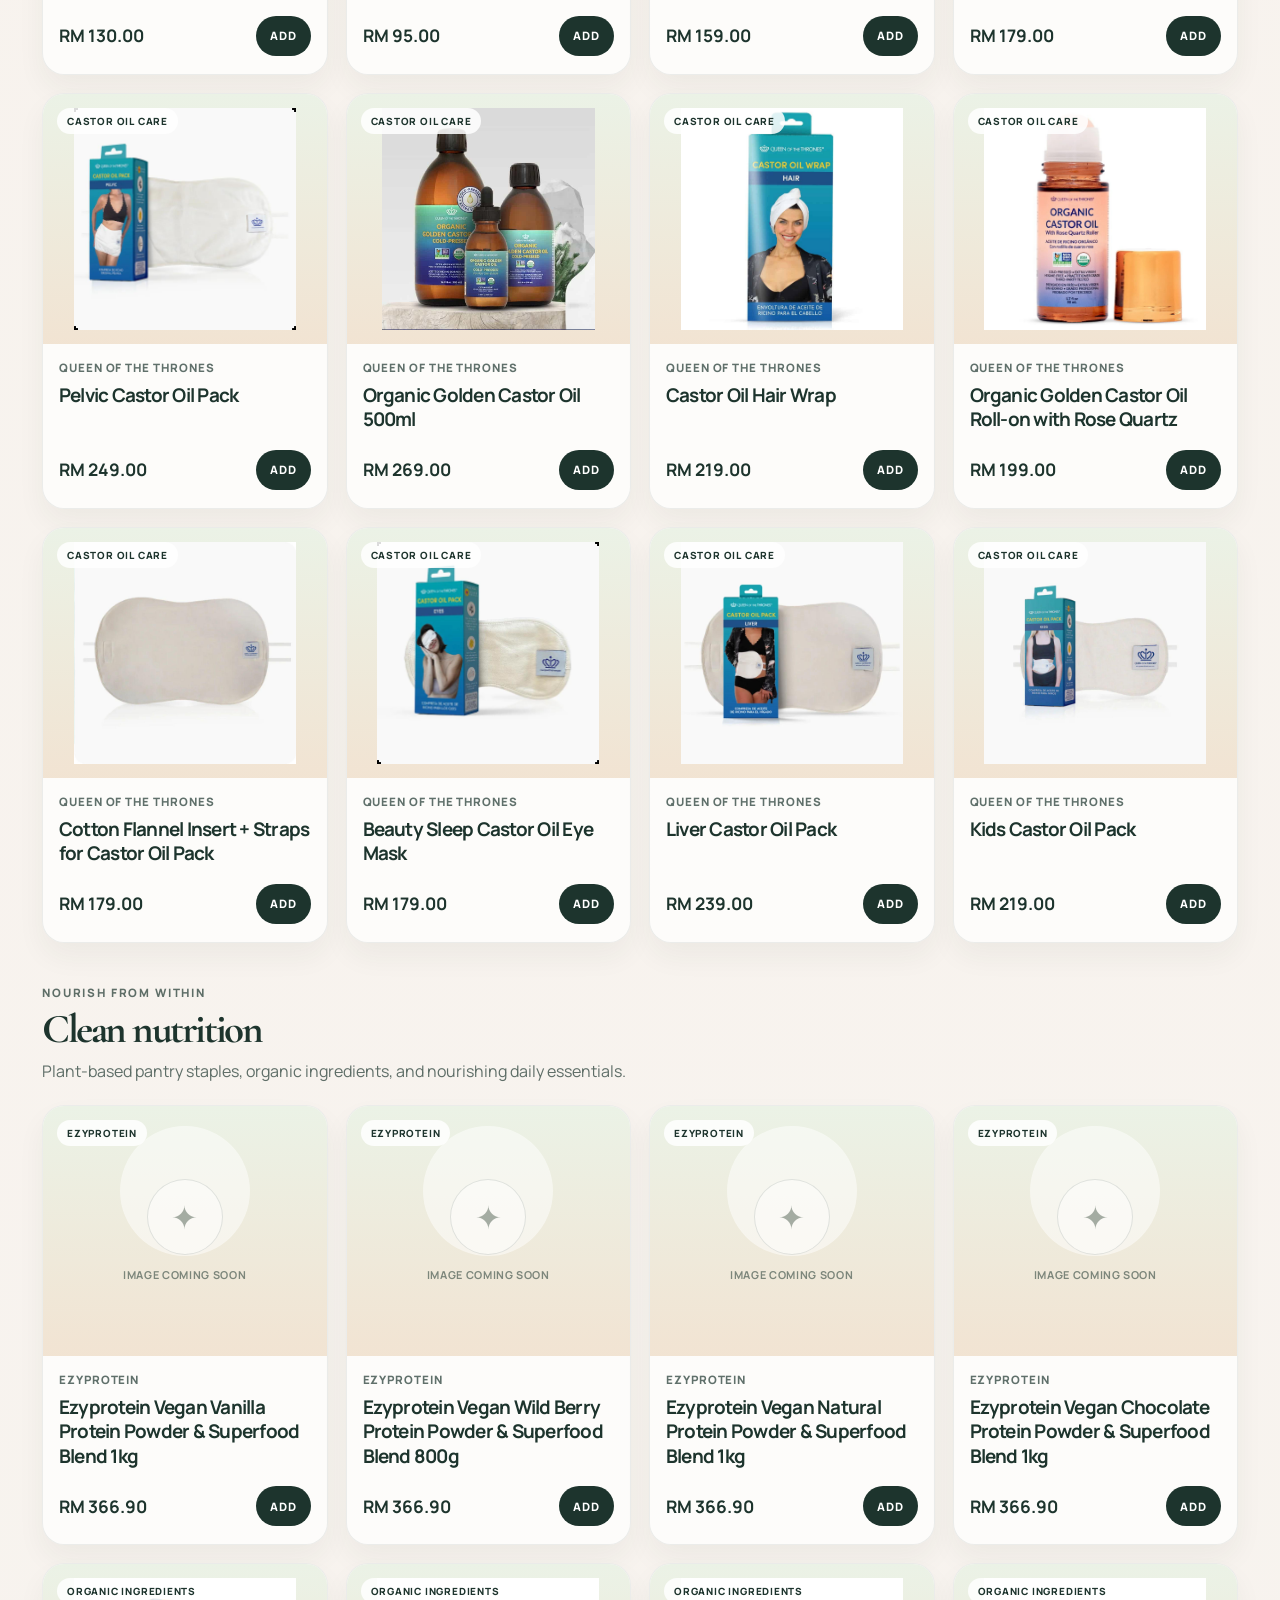
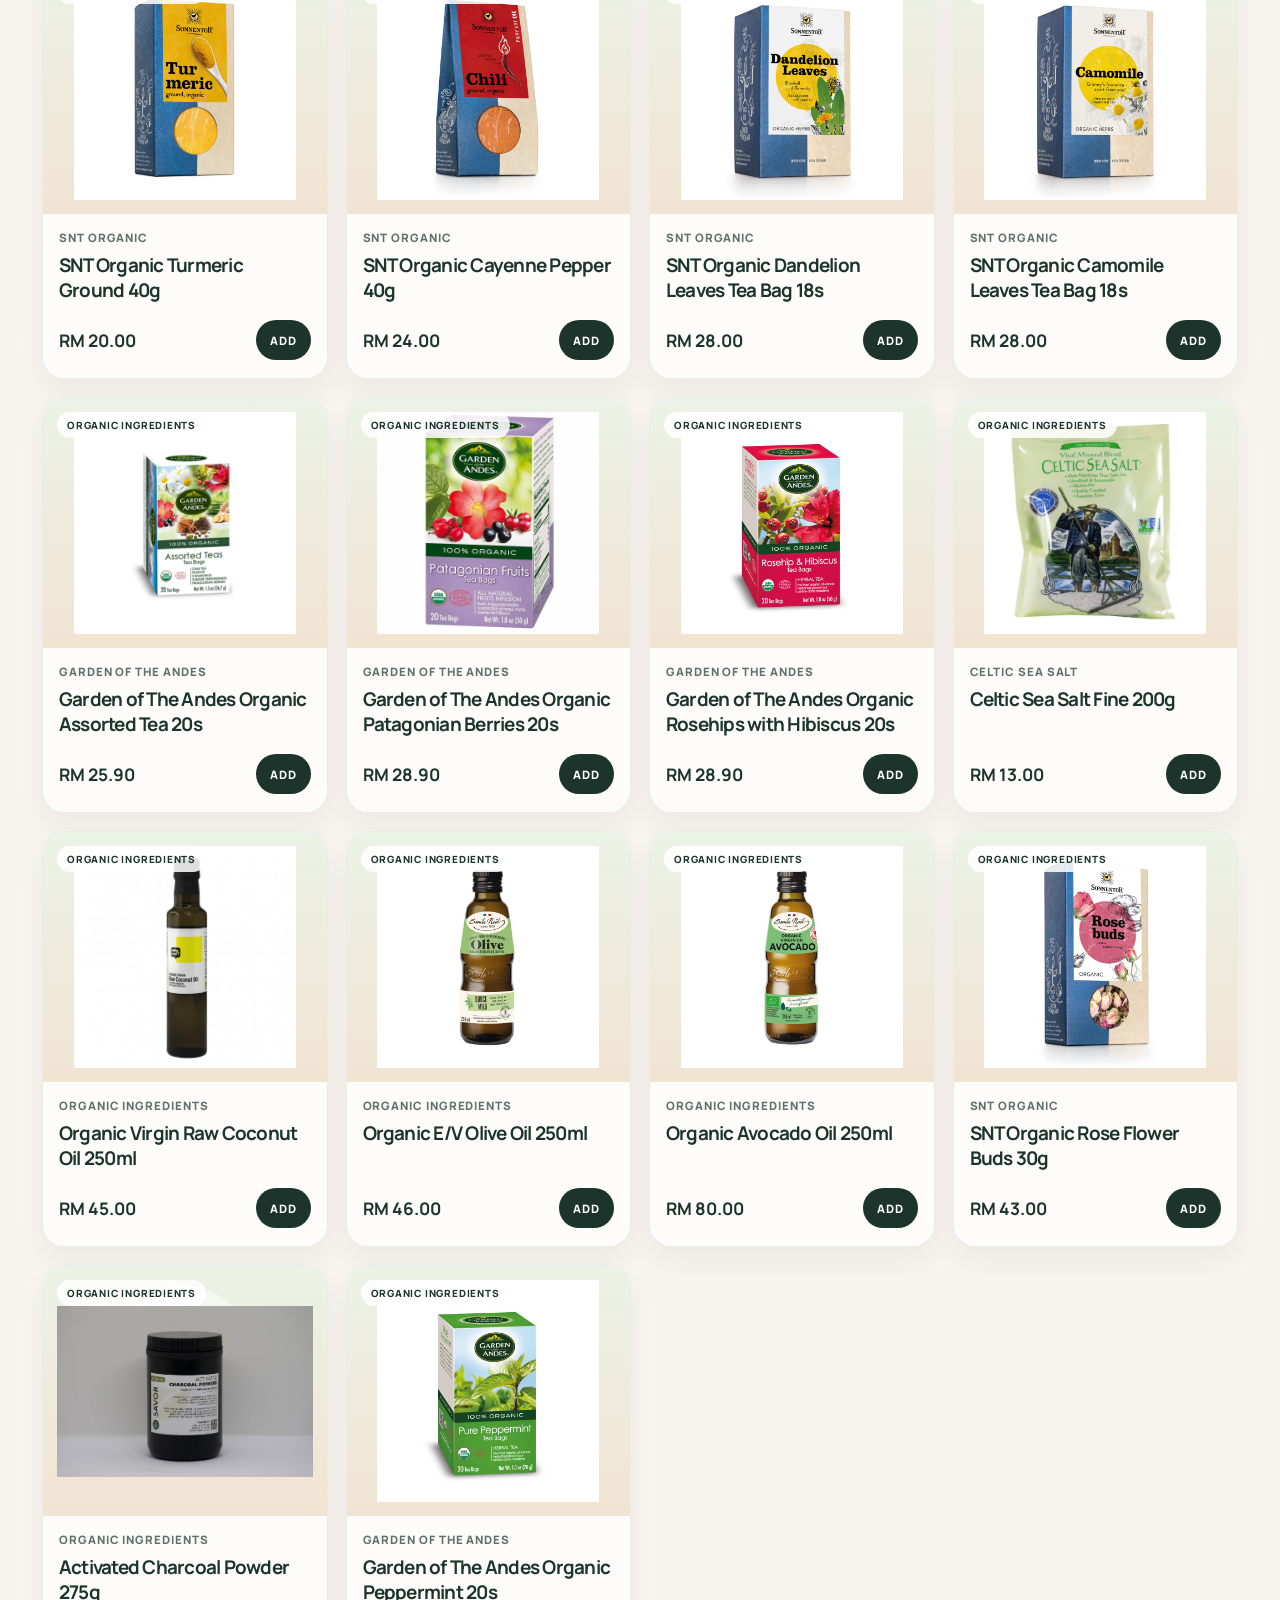
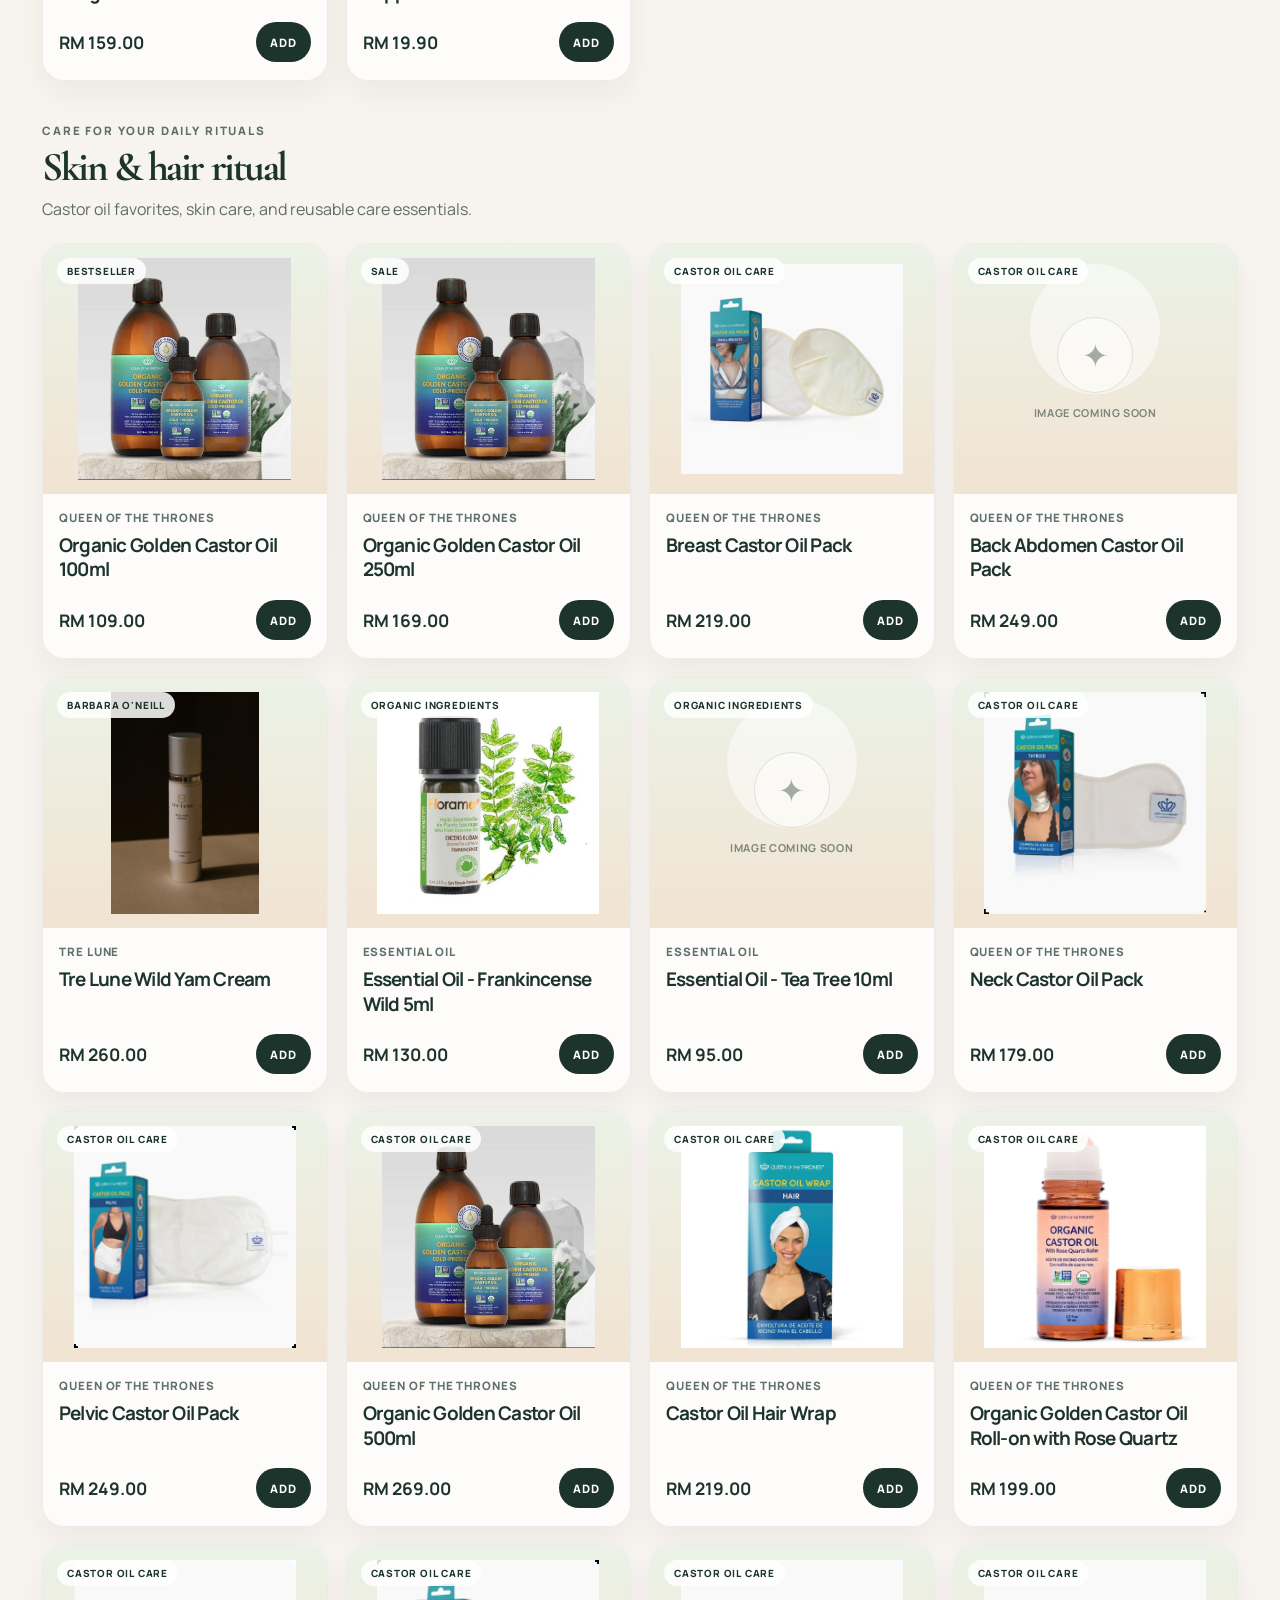
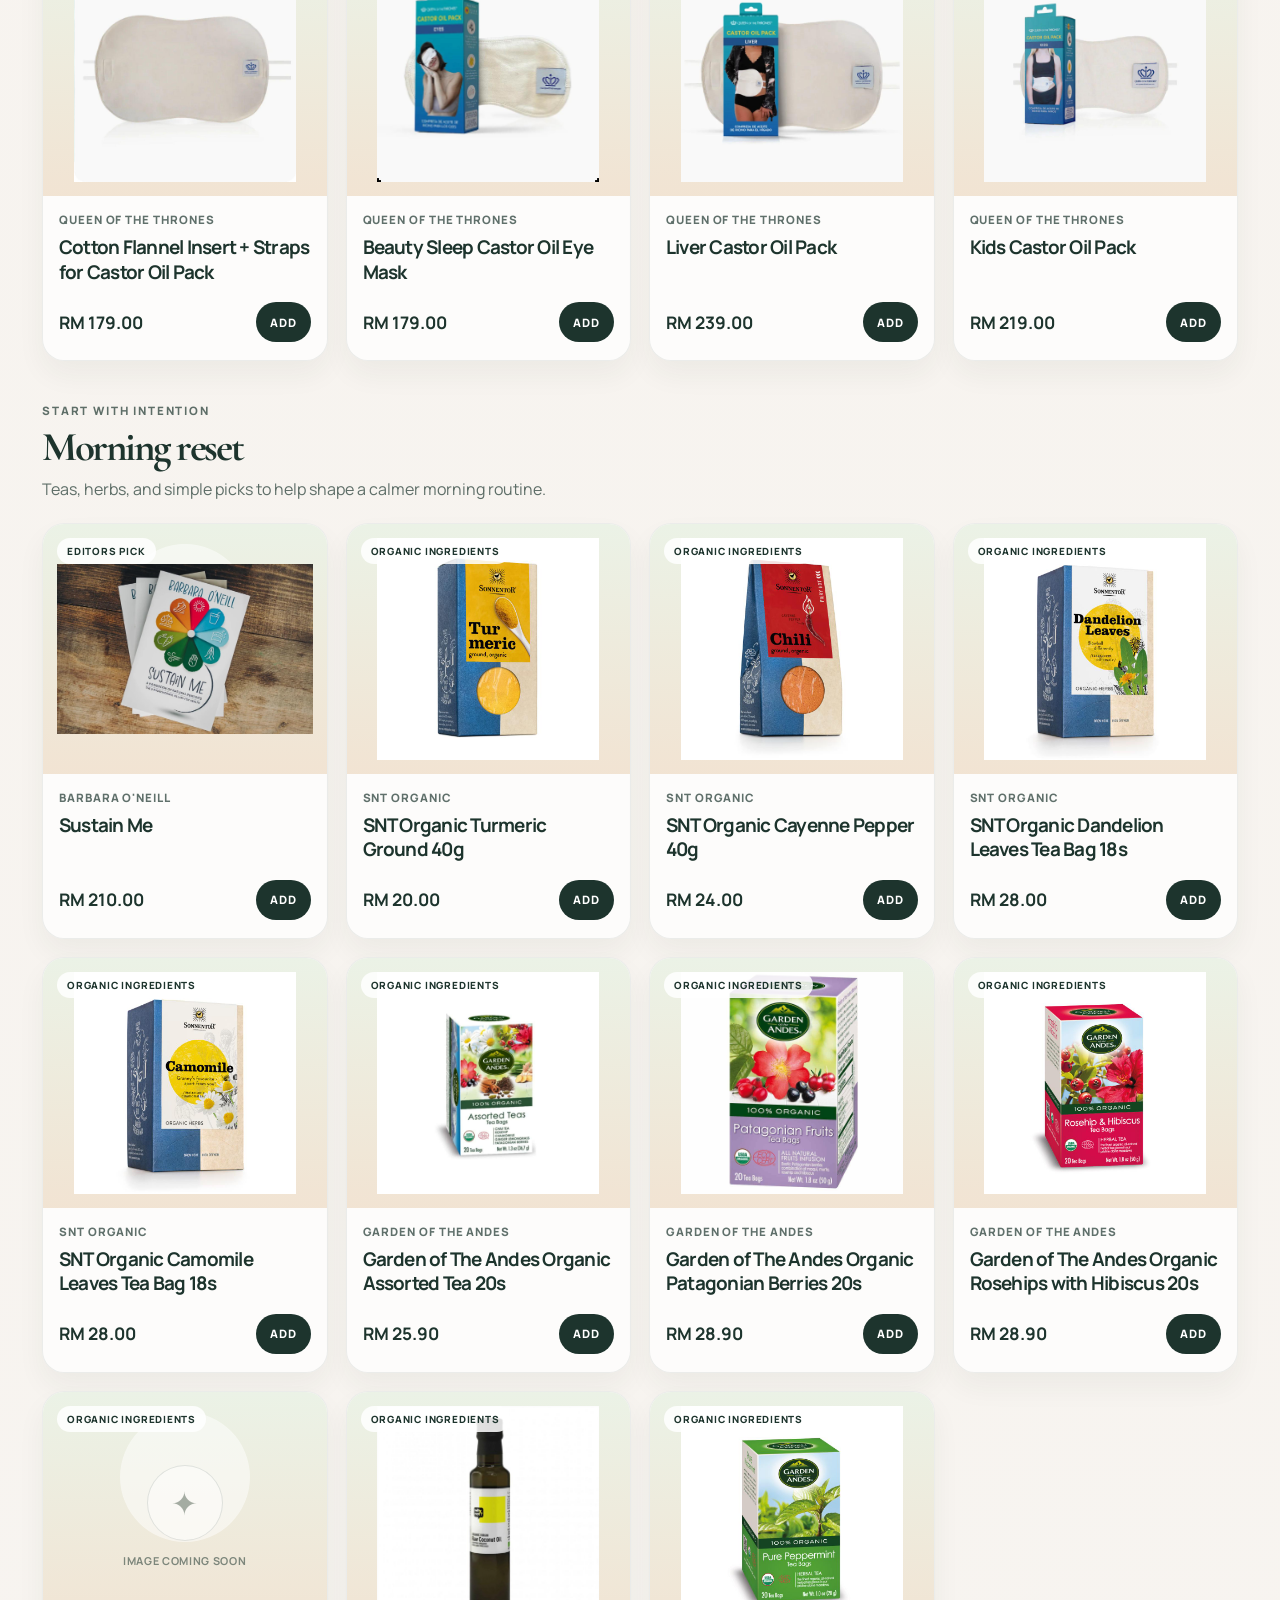
<file: Savor Market/products.html>
<!doctype html>
<html lang="en">
  <head>
    <meta charset="UTF-8" />
    <meta name="viewport" content="width=device-width, initial-scale=1.0" />
    <meta name="description" content="Browse all Savor Market wellness, organic ingredient, and castor oil products." />
    <meta name="theme-color" content="#f7f0e9" />
    <title>Shop | Savor Market</title>
    <link rel="icon" type="image/png" href="assets/savor-market-logo.png" />
    <link rel="preconnect" href="https://fonts.googleapis.com" />
    <link rel="preconnect" href="https://fonts.gstatic.com" crossorigin />
    <link href="https://fonts.googleapis.com/css2?family=Manrope:wght@400;500;600;700;800&family=Cormorant+Garamond:wght@500;600;700&display=swap" rel="stylesheet" />
    <link rel="stylesheet" href="styles.css" />
    <script src="auth-config.js"></script>
    <script src="translations.js" defer></script>
    <script src="app.js" defer></script>
  </head>
  <body>
    <div class="page-shell">
      <header class="topbar">
        <div class="brand-wrap">
          <a class="brand" href="index.html" aria-label="Savor Market home">
            <img class="brand-mark" src="assets/savor-market-logo.png" alt="" />
            <span class="brand-name">Savor Market</span>
          </a>
        </div>
        <nav class="main-nav" aria-label="Main navigation">
          <a href="products.html" aria-current="page">Shop</a>
          <a href="products.html?category=snacks">Snacks</a>
          <a href="products.html?category=wellness">Wellness</a>
          <a href="index.html#rituals">Rituals</a>
        </nav>
        <div class="toolbar">
          <label class="language-control"><span class="visually-hidden">Language</span><select class="language-picker" aria-label="Language"></select></label>
          <label class="search-box" aria-label="Search products">
            <span class="search-icon" aria-hidden="true">⌕</span>
            <input id="product-search" type="search" placeholder="Search products..." aria-label="Search products" />
          </label>
          <div class="utility-links">
            <a href="login.html" class="text-link account-entry">Sign in</a>
            <a href="cart.html" class="cart-button" aria-label="Shopping cart">
              <span aria-hidden="true">🛒</span>
              <span class="cart-count" id="cart-count">0</span>
            </a>
          </div>
        </div>
      </header>

      <main class="all-products-page">
        <div class="all-products-heading">
          <div>
            <p class="eyebrow eyebrow-dark">The Savor Market collection</p>
            <h1>Shop</h1>
            <p id="product-result-count" aria-live="polite">Browse our complete collection.</p>
          </div>
          <label class="sort-control">Sort by
            <select id="product-sort" aria-label="Sort products">
              <option value="featured">Featured</option>
              <option value="price-low">Price: low to high</option>
              <option value="price-high">Price: high to low</option>
              <option value="name">Name: A to Z</option>
            </select>
          </label>
        </div>
        <div class="all-products-tools">
          <div class="catalog-actions" aria-label="Shop categories">
            <a class="filter-btn" href="products.html?category=snacks" data-catalog-filter="snacks" data-category-name="Snacks">Snacks <span class="category-count"></span></a>
            <a class="filter-btn" href="products.html?category=wellness" data-catalog-filter="wellness" data-category-name="Wellness">Wellness <span class="category-count"></span></a>
            <a class="filter-btn active" href="products.html" data-catalog-filter="all">Shop</a>
            <a class="filter-btn" href="products.html?category=castor-oil" data-catalog-filter="castor-oil" data-category-name="Castor Oil">Castor Oil <span class="category-count">(12)</span></a>
            <a class="filter-btn" href="products.html?category=barbara-o-neill" data-catalog-filter="barbara-o-neill" data-category-name="Barbara O Neill">Barbara O Neill <span class="category-count">(3)</span></a>
            <a class="filter-btn" href="products.html?category=ezyprotein" data-catalog-filter="ezyprotein" data-category-name="Ezyprotein">Ezyprotein <span class="category-count">(4)</span></a>
            <a class="filter-btn" href="products.html?category=organic-ingredients" data-catalog-filter="organic-ingredients" data-category-name="Organic Ingredients">Organic Ingredients <span class="category-count">(16)</span></a>
          </div>
        </div>
        <section class="product-category-results" hidden aria-label="Category products">
          <div class="catalog-grid" id="category-products-grid"></div>
        </section>
        <section class="product-collection-section" id="collection-snacks" aria-labelledby="heading-snacks">
          <div class="product-collection-heading"><div><p class="eyebrow eyebrow-dark">Food &amp; beverages</p><h2 id="heading-snacks">Snacks</h2><p>Teas, kombucha, snacks, spreads, and pantry favourites.</p></div></div>
          <div class="catalog-grid" id="collection-grid-snacks" aria-label="Snacks products"></div>
        </section>
        <section class="product-collection-section" id="collection-wellness" aria-labelledby="heading-wellness">
          <div class="product-collection-heading"><div><p class="eyebrow eyebrow-dark">Care for your everyday</p><h2 id="heading-wellness">Wellness</h2><p>Castor oils, reusable packs, essential oils, and wellness essentials.</p></div></div>
          <div class="catalog-grid" id="collection-grid-wellness" aria-label="Wellness products"></div>
        </section>
        <section class="product-collection-section" id="collection-clean-nutrition" aria-labelledby="heading-clean-nutrition">
          <div class="product-collection-heading">
            <div>
              <p class="eyebrow eyebrow-dark">Nourish from within</p>
              <h2 id="heading-clean-nutrition">Clean nutrition</h2>
              <p>Plant-based pantry staples, organic ingredients, and nourishing daily essentials.</p>
            </div>
          </div>
          <div class="catalog-grid" id="collection-grid-clean-nutrition" aria-label="Clean nutrition products"></div>
        </section>
        <section class="product-collection-section" id="collection-skin-hair" aria-labelledby="heading-skin-hair">
          <div class="product-collection-heading">
            <div>
              <p class="eyebrow eyebrow-dark">Care for your daily rituals</p>
              <h2 id="heading-skin-hair">Skin &amp; hair ritual</h2>
              <p>Castor oil favorites, skin care, and reusable care essentials.</p>
            </div>
          </div>
          <div class="catalog-grid" id="collection-grid-skin-hair" aria-label="Skin and hair ritual products"></div>
        </section>
        <section class="product-collection-section" id="collection-morning-reset" aria-labelledby="heading-morning-reset">
          <div class="product-collection-heading">
            <div>
              <p class="eyebrow eyebrow-dark">Start with intention</p>
              <h2 id="heading-morning-reset">Morning reset</h2>
              <p>Teas, herbs, and simple picks to help shape a calmer morning routine.</p>
            </div>
          </div>
          <div class="catalog-grid" id="collection-grid-morning-reset" aria-label="Morning reset products"></div>
        </section>
      </main>

      <footer class="site-footer product-page-footer">
        <div class="footer-main">
          <div class="footer-brand-wrap">
            <a class="brand" href="index.html" aria-label="Savor Market home">
              <img class="brand-mark" src="assets/savor-market-logo.png" alt="" />
              <span class="brand-name">Savor Market</span>
            </a>
            <p>Your trusted source for premium castor oil, organic ingredients, and plant-based wellness products. Sourced with care, delivered with love.</p>
          </div>
          <div class="footer-links">
            <div>
              <h3>Quick links</h3>
              <a href="products.html">Shop</a>
              <a href="products.html?category=castor-oil">Castor Oil</a>
              <a href="products.html?category=organic-ingredients">Organic Ingredients</a>
              <a href="products.html?category=ezyprotein">Ezyprotein</a>
              <a href="products.html?category=barbara-o-neill">Barbara O'Neill</a>
              <a href="cart.html">Cart</a>
            </div>
          </div>
          <div class="footer-contact">
            <h3>Contact us</h3>
            <a href="https://wa.me/60123456789">WhatsApp: +60 12-345 6789</a>
            <a href="mailto:hello@savoroflife.com">Email: hello@savoroflife.com</a>
            <p>Mon - Fri: 9AM - 6PM</p>
            <p>Sat: 10AM - 4PM</p>
          </div>
        </div>
        <div class="footer-bottom">
          <div class="payment-methods" aria-label="Accepted payment methods">
            <span>Secure payment by</span>
            <span class="payment-badge">Visa</span>
            <span class="payment-badge">MC</span>
            <span class="payment-badge">GrabPay</span>
            <span class="payment-badge">Touch 'n Go</span>
          </div>
          <p class="copyright">© 2026 Savor Market. All rights reserved.</p>
        </div>
      </footer>
    </div>
  </body>
</html>
</file>
<file: Savor Market/styles.css>
﻿:root {
  --cream: #f7f0e9;
  --paper: #fffdf9;
  --white: #ffffff;
  --sage: #dfe7d9;
  --sage-strong: #7aa17e;
  --olive: #3b4d3d;
  --forest: #1d342d;
  --cocoa: #47382d;
  --sand: #f1d9ba;
  --rose: #f4d3cb;
  --coral: #df7b62;
  --gold: #d9bc65;
  --line: rgba(39, 51, 46, 0.12);
  --shadow: 0 22px 70px rgba(32, 41, 34, 0.12);
}

.product-detail-image .product-image-placeholder {
  min-height: 480px;
}

.product-detail-image .product-image-placeholder > span {
  width: 112px;
  height: 112px;
  font-size: 2.8rem;
}

.checkout-status {
  margin: 18px 0;
  padding: 14px 18px;
  border: 1px solid var(--sage-strong);
  border-radius: 14px;
  background: var(--sage);
  color: var(--forest);
}

* { box-sizing: border-box; }

html { scroll-behavior: smooth; }

body {
  margin: 0;
  background: linear-gradient(180deg, #f8f1eb 0%, #f7f4f0 100%);
  color: var(--forest);
  font-family: "Manrope", sans-serif;
}

img {
  max-width: 100%;
  display: block;
}

button,
input {
  font: inherit;
}

a {
  color: inherit;
  text-decoration: none;
}

button {
  border: 0;
  background: none;
  cursor: pointer;
}

input {
  border: 0;
  background: transparent;
}

.visually-hidden {
  position: absolute;
  width: 1px;
  height: 1px;
  margin: -1px;
  padding: 0;
  overflow: hidden;
  clip: rect(0, 0, 0, 0);
  white-space: nowrap;
  border: 0;
}

.page-shell {
  max-width: 1440px;
  margin: 0 auto;
  padding: 18px 24px 52px;
}

.topbar {
  display: flex;
  align-items: center;
  justify-content: space-between;
  gap: 28px;
  padding: 18px 24px;
  border: 1px solid var(--line);
  border-radius: 999px;
  background: rgba(255, 255, 255, 0.72);
  backdrop-filter: blur(14px);
  position: sticky;
  top: 18px;
  z-index: 50;
}

.brand {
  display: inline-flex;
  align-items: center;
  gap: 10px;
  font-weight: 800;
  letter-spacing: -0.04em;
}

.brand-mark {
  width: 32px;
  height: 32px;
  display: block;
  flex: 0 0 auto;
  object-fit: contain;
}

.brand-name {
  font-size: 1.05rem;
}

.main-nav {
  display: flex;
  align-items: center;
  gap: 28px;
  color: rgba(29, 52, 45, 0.76);
  font-size: 0.82rem;
  font-weight: 600;
}

.main-nav a {
  transition: color 0.2s ease;
}

.main-nav a:hover,
.text-link:hover {
  color: var(--coral);
}

.toolbar {
  display: flex;
  align-items: center;
  gap: 18px;
}

.language-control {
  display: inline-flex;
  align-items: center;
}

.language-picker {
  min-height: 40px;
  max-width: 146px;
  padding: 0 30px 0 12px;
  border: 1px solid var(--line);
  border-radius: 999px;
  background: rgba(255, 255, 255, 0.82);
  color: var(--forest);
  font: inherit;
  font-size: 0.76rem;
  font-weight: 700;
}

.account-panel-top .language-picker {
  max-width: 168px;
}

.search-box {
  display: flex;
  align-items: center;
  gap: 8px;
  min-width: 200px;
  padding: 12px 14px;
  border: 1px solid var(--line);
  border-radius: 999px;
  background: rgba(255, 255, 255, 0.7);
}

.search-icon {
  font-size: 1.2rem;
  color: rgba(29, 52, 45, 0.6);
}

.search-box input {
  width: 100%;
  color: var(--forest);
}

.search-box input::placeholder {
  color: rgba(29, 52, 45, 0.5);
}

.utility-links {
  display: flex;
  align-items: center;
  gap: 14px;
}

.text-link {
  color: rgba(29, 52, 45, 0.8);
  font-size: 0.81rem;
  font-weight: 600;
}

.text-link--strong {
  color: var(--forest);
  font-weight: 700;
}

.cart-button {
  position: relative;
  width: 42px;
  height: 42px;
  display: grid;
  place-items: center;
  border: 1px solid var(--line);
  border-radius: 50%;
  background: rgba(255, 255, 255, 0.72);
}

.cart-count {
  position: absolute;
  top: -6px;
  right: -4px;
  min-width: 20px;
  height: 20px;
  display: grid;
  place-items: center;
  padding: 2px 5px;
  border-radius: 999px;
  background: var(--coral);
  color: #fff;
  font-size: 0.7rem;
  font-weight: 700;
}

.hero {
  display: grid;
  grid-template-columns: 1.05fr 0.95fr;
  align-items: center;
  gap: 32px;
  padding: 54px 18px 12px;
}

.eyebrow {
  margin: 0 0 16px;
  color: var(--coral);
  font-size: 0.72rem;
  font-weight: 800;
  letter-spacing: 0.16em;
  text-transform: uppercase;
}

.eyebrow-dark {
  color: rgba(29, 52, 45, 0.7);
}

h1,
h2,
h3,
p {
  margin-top: 0;
}

h1,
h2,
h3 {
  letter-spacing: -0.06em;
}

h1 {
  max-width: 560px;
  margin-bottom: 18px;
  color: var(--forest);
  font-family: "Cormorant Garamond", Georgia, serif;
  font-size: clamp(4rem, 7vw, 7.2rem);
  line-height: 0.92;
  font-weight: 600;
}

.intro {
  max-width: 560px;
  margin-bottom: 26px;
  color: rgba(29, 52, 45, 0.72);
  font-size: 1.02rem;
  line-height: 1.7;
}

.cta-row {
  display: flex;
  align-items: center;
  gap: 16px;
  margin-bottom: 32px;
}

.primary-btn,
.secondary-btn {
  display: inline-flex;
  align-items: center;
  justify-content: center;
  min-height: 52px;
  padding: 0 24px;
  border-radius: 999px;
  font-size: 0.82rem;
  font-weight: 800;
  letter-spacing: 0.02em;
  transition: transform 0.2s ease, box-shadow 0.2s ease;
}

.primary-btn {
  background: linear-gradient(135deg, var(--forest), #2c5048);
  color: #fff;
  box-shadow: 0 18px 30px rgba(29, 52, 45, 0.22);
}

.secondary-btn {
  border: 1px solid var(--line);
  background: rgba(255, 255, 255, 0.52);
  color: var(--forest);
}

.primary-btn:hover,
.secondary-btn:hover,
.filter-btn:hover,
.newsletter-form button:hover,
.collection-card a:hover {
  transform: translateY(-2px);
}

.hero-metrics {
  display: flex;
  flex-wrap: wrap;
  gap: 20px;
  max-width: 560px;
}

.hero-metrics div {
  min-width: 135px;
}

.hero-metrics strong {
  display: block;
  font-size: 1.42rem;
  letter-spacing: -0.06em;
}

.hero-metrics span {
  color: rgba(29, 52, 45, 0.7);
  font-size: 0.74rem;
}

.hero-visual {
  position: relative;
  min-height: 610px;
  display: flex;
  align-items: center;
  justify-content: center;
  padding: 30px 26px 26px;
  overflow: hidden;
  border-radius: 36px;
  background: linear-gradient(180deg, rgba(222, 233, 212, 0.9), rgba(235, 212, 198, 0.8));
  box-shadow: var(--shadow);
}

.glow-orb {
  position: absolute;
  border-radius: 50%;
  filter: blur(10px);
  opacity: 0.7;
}

.glow-one {
  width: 420px;
  height: 420px;
  left: 18%;
  top: 6%;
  background: rgba(255, 255, 255, 0.4);
}

.glow-two {
  width: 320px;
  height: 320px;
  right: 8%;
  bottom: 6%;
  background: rgba(229, 176, 109, 0.26);
}

.display-card {
  position: absolute;
  z-index: 2;
  border: 1px solid rgba(27, 48, 41, 0.08);
  border-radius: 30px;
  background: rgba(255, 255, 255, 0.8);
  backdrop-filter: blur(6px);
  box-shadow: 0 18px 36px rgba(52, 71, 59, 0.14);
}

.feature-card {
  width: min(62%, 420px);
  left: 8%;
  top: 14%;
  padding: 24px 22px 18px;
}

.card-label {
  display: inline-flex;
  padding: 7px 12px;
  border-radius: 999px;
  background: rgba(124, 159, 120, 0.15);
  color: var(--olive);
  font-size: 0.68rem;
  font-weight: 700;
  letter-spacing: 0.08em;
  text-transform: uppercase;
}

.feature-card h2 {
  margin: 14px 0 20px;
  color: var(--forest);
  font-size: clamp(1.8rem, 3vw, 2.6rem);
  line-height: 1.02;
}

.mini-product {
  display: flex;
  align-items: center;
  gap: 16px;
  padding-top: 10px;
  border-top: 1px solid rgba(29, 52, 45, 0.08);
}

.mini-bottle {
  width: 56px;
  height: 86px;
  border-radius: 18px 18px 22px 22px;
  background: linear-gradient(180deg, #f8e4b7, #d0b07d);
  position: relative;
}

.mini-bottle::before {
  content: "";
  position: absolute;
  inset: -10px 18px auto 18px;
  height: 16px;
  border-radius: 8px 8px 4px 4px;
  background: #dcb767;
}

.mini-product strong {
  display: block;
  margin-bottom: 4px;
  font-size: 0.96rem;
}

.mini-product span {
  color: rgba(29, 52, 45, 0.68);
  font-size: 0.75rem;
}

.product-card {
  width: min(48%, 270px);
  right: 8%;
  bottom: 8%;
  overflow: hidden;
  padding: 0 0 18px;
}

.product-image {
  height: 220px;
  background: linear-gradient(180deg, #e7d6b8 0%, #d9aa62 100%);
  position: relative;
  display: grid;
  place-items: center;
  overflow: hidden;
}

.product-image img {
  width: 100%;
  height: 100%;
  object-fit: contain;
}

.product-image--amber {
  background: linear-gradient(180deg, #f3e3bf, #ebc177 100%);
}

.card-meta {
  padding: 14px 18px 0;
}

.card-meta p {
  margin-bottom: 8px;
  color: rgba(29, 52, 45, 0.66);
  font-size: 0.69rem;
  font-weight: 700;
  letter-spacing: 0.1em;
  text-transform: uppercase;
}

.card-meta h3 {
  margin-bottom: 8px;
  font-size: 1.32rem;
  letter-spacing: -0.04em;
}

.card-meta span {
  color: var(--forest);
  font-size: 1rem;
  font-weight: 800;
}

.floating-badge {
  position: absolute;
  right: 22px;
  top: 22px;
  z-index: 3;
  display: flex;
  flex-direction: column;
  align-items: center;
  justify-content: center;
  width: 120px;
  height: 120px;
  border-radius: 50%;
  background: rgba(255, 255, 255, 0.82);
  border: 1px solid rgba(39, 51, 46, 0.08);
  box-shadow: 0 16px 30px rgba(51, 63, 53, 0.14);
}

.floating-badge span {
  color: rgba(29, 52, 45, 0.72);
  font-size: 0.64rem;
  font-weight: 800;
  letter-spacing: 0.12em;
  text-transform: uppercase;
}

.floating-badge strong {
  margin-top: 5px;
  color: var(--coral);
  font-size: 1.9rem;
  font-family: "Cormorant Garamond", Georgia, serif;
  letter-spacing: -0.04em;
}

.promo-strip {
  display: grid;
  grid-template-columns: repeat(3, minmax(0, 1fr));
  gap: 18px;
  margin: 18px 18px 8px;
  padding: 0 0 8px;
}

.promo-strip div {
  display: flex;
  align-items: center;
  justify-content: center;
  gap: 12px;
  min-height: 76px;
  border: 1px solid var(--line);
  border-radius: 18px;
  background: rgba(255, 255, 255, 0.42);
  color: var(--forest);
  font-size: 0.8rem;
  font-weight: 700;
}

.promo-icon {
  display: inline-grid;
  place-items: center;
  width: 28px;
  height: 28px;
  border-radius: 50%;
  background: rgba(124, 159, 120, 0.16);
  color: var(--forest);
}

.collections,
.catalog,
.story-block,
.testimonial-strip,
.newsletter {
  padding: 52px 18px 0;
}

.section-header {
  display: flex;
  align-items: end;
  justify-content: space-between;
  gap: 32px;
  margin-bottom: 28px;
}

.section-header h2,
.story-copy h2,
.newsletter h2 {
  margin-bottom: 0;
  color: var(--forest);
  font-size: clamp(2.1rem, 3vw, 3.2rem);
  line-height: 1.06;
}

.collection-grid {
  display: grid;
  grid-template-columns: repeat(3, minmax(0, 1fr));
  gap: 20px;
}

.collection-card {
  position: relative;
  min-height: 260px;
  padding: 22px 22px 18px;
  border-radius: 26px;
  overflow: hidden;
  background: linear-gradient(180deg, rgba(255,255,255,0.7), rgba(255,255,255,0.45));
  border: 1px solid rgba(29, 52, 45, 0.08);
}

.collection-card--green { background: linear-gradient(135deg, rgba(202, 226, 186, 0.95), rgba(246, 244, 236, 0.8)); }
.collection-card--rose { background: linear-gradient(135deg, rgba(237, 205, 197, 0.95), rgba(247, 240, 233, 0.85)); }
.collection-card--sand { background: linear-gradient(135deg, rgba(241, 217, 186, 0.9), rgba(248, 245, 240, 0.8)); }

.card-sketch {
  position: absolute;
  inset: 18px 16px auto auto;
  width: 150px;
  height: 150px;
  border-radius: 50%;
  opacity: 0.8;
}

.card-sketch--leaf {
  background: radial-gradient(circle at 35% 35%, rgba(255,255,255,0.78), rgba(128, 163, 117, 0.24) 28%, transparent 40%), linear-gradient(135deg, rgba(150, 186, 141, 0.75), rgba(126, 154, 118, 0.18));
}

.card-sketch--botanical {
  background: radial-gradient(circle at 30% 30%, rgba(255,255,255,0.72), rgba(188, 113, 95, 0.3) 28%, transparent 42%), linear-gradient(135deg, rgba(197, 124, 106, 0.68), rgba(141, 101, 91, 0.18));
}

.card-sketch--drop {
  background: radial-gradient(circle at 30% 30%, rgba(255,255,255,0.72), rgba(196, 151, 88, 0.28) 26%, transparent 38%), linear-gradient(135deg, rgba(214, 174, 118, 0.7), rgba(134, 102, 68, 0.18));
}

.collection-card .mini-tag {
  position: relative;
  z-index: 1;
  display: inline-flex;
  margin-bottom: 48px;
  padding: 7px 10px;
  border-radius: 999px;
  background: rgba(255, 255, 255, 0.45);
  color: var(--forest);
  font-size: 0.68rem;
  font-weight: 800;
  letter-spacing: 0.08em;
  text-transform: uppercase;
}

.collection-card h3 {
  position: relative;
  z-index: 1;
  max-width: 160px;
  font-size: clamp(1.8rem, 2vw, 2.4rem);
  line-height: 1.02;
}

.collection-card a {
  position: relative;
  z-index: 1;
  display: inline-flex;
  margin-top: 18px;
  color: var(--forest);
  font-size: 0.82rem;
  font-weight: 800;
}

.catalog-actions {
  display: flex;
  align-items: center;
  flex-wrap: wrap;
  gap: 10px;
}

.filter-btn {
  display: inline-flex;
  align-items: center;
  gap: 5px;
  min-height: 40px;
  padding: 0 16px;
  border-radius: 999px;
  border: 1px solid var(--line);
  background: rgba(255, 255, 255, 0.6);
  color: rgba(29, 52, 45, 0.72);
  font-size: 0.76rem;
  font-weight: 800;
  letter-spacing: 0.04em;
  text-decoration: none;
  text-transform: uppercase;
}

.filter-btn.active {
  background: var(--forest);
  border-color: var(--forest);
  color: #fff;
}

.catalog-grid {
  display: grid;
  grid-template-columns: repeat(4, minmax(0, 1fr));
  gap: 18px;
  align-items: stretch;
}

.product-card-item {
  display: flex;
  flex-direction: column;
  border: 1px solid rgba(29, 52, 45, 0.08);
  border-radius: 22px;
  background: rgba(255, 255, 255, 0.72);
  overflow: hidden;
  box-shadow: 0 14px 28px rgba(45, 55, 48, 0.05);
}

.product-visual {
  position: relative;
  height: clamp(210px, 22vw, 250px);
  min-width: 0;
  display: grid;
  place-items: center;
  overflow: hidden;
  background: linear-gradient(180deg, rgba(233, 241, 228, 0.9), rgba(237, 218, 195, 0.72));
}

.product-visual::before {
  content: "";
  position: absolute;
  width: 130px;
  height: 130px;
  border-radius: 50%;
  background: rgba(255, 255, 255, 0.5);
  top: 20px;
  left: 50%;
  transform: translateX(-50%);
}

.product-visual img {
  position: absolute;
  inset: 0;
  z-index: 1;
  width: 100%;
  height: 100%;
  max-width: 100%;
  max-height: 100%;
  min-width: 0;
  object-fit: contain;
  padding: 14px;
}

.product-visual--crop-edge img,
.product-detail-image--crop-edge img {
  clip-path: inset(8%);
}

.product-image-placeholder {
  position: relative;
  z-index: 1;
  width: 100%;
  height: 100%;
  display: grid;
  align-content: center;
  justify-items: center;
  gap: 12px;
  padding: 20px;
  color: rgba(29, 52, 45, 0.55);
  text-align: center;
}

.product-image-placeholder > span {
  display: grid;
  width: 76px;
  height: 76px;
  place-items: center;
  border: 1px solid rgba(29, 52, 45, 0.12);
  border-radius: 50%;
  background: rgba(255, 255, 255, 0.42);
  color: rgba(59, 77, 61, 0.45);
  font-size: 2rem;
}

.product-image-placeholder small {
  font-size: 0.68rem;
  font-weight: 700;
  letter-spacing: 0.06em;
  text-transform: uppercase;
}

.product-visual.image-unavailable::after {
  content: "✦";
  position: absolute;
  inset: 0;
  display: grid;
  place-items: center;
  color: rgba(59, 77, 61, 0.32);
  font-size: 2.4rem;
}

img[hidden] {
  display: none;
}

.product-badge {
  position: absolute;
  z-index: 2;
  left: 14px;
  top: 14px;
  display: inline-flex;
  padding: 6px 10px;
  border-radius: 999px;
  background: rgba(255,255,255,0.86);
  color: var(--forest);
  font-size: 0.62rem;
  font-weight: 800;
  letter-spacing: 0.08em;
  text-transform: uppercase;
}

.product-info {
  display: flex;
  flex: 1;
  flex-direction: column;
  min-width: 0;
  padding: 16px 16px 18px;
}

.product-brand {
  color: rgba(29, 52, 45, 0.7);
  font-size: 0.72rem;
  font-weight: 800;
  letter-spacing: 0.08em;
  text-transform: uppercase;
}

.product-title {
  margin: 8px 0 10px;
  font-size: 1.18rem;
  letter-spacing: -0.04em;
  line-height: 1.3;
  overflow-wrap: anywhere;
}

.product-title a {
  display: block;
}

.product-detail-link:hover {
  color: var(--coral);
}

.product-meta {
  display: flex;
  flex-wrap: wrap;
  align-items: center;
  justify-content: space-between;
  gap: 12px;
  margin-top: auto;
  padding-top: 8px;
}

.product-price {
  display: flex;
  flex-wrap: wrap;
  align-items: baseline;
  gap: 8px;
  min-width: 0;
}

.product-price strong {
  font-size: 1.08rem;
  white-space: nowrap;
}

.product-price span {
  color: rgba(29, 52, 45, 0.52);
  font-size: 0.8rem;
  text-decoration: line-through;
}

.add-btn {
  min-height: 40px;
  padding: 0 14px;
  flex-shrink: 0;
  border-radius: 999px;
  background: var(--forest);
  color: white;
  font-size: 0.72rem;
  font-weight: 800;
  letter-spacing: 0.08em;
  text-transform: uppercase;
}

.product-detail-page {
  min-height: 55vh;
  padding: 38px 18px 0;
}

.product-breadcrumb {
  display: flex;
  flex-wrap: wrap;
  align-items: center;
  gap: 10px;
  margin-bottom: 28px;
  color: rgba(29, 52, 45, 0.62);
  font-size: 0.8rem;
}

.product-breadcrumb a {
  color: var(--forest);
  font-weight: 700;
}

.product-detail-layout {
  display: grid;
  grid-template-columns: minmax(0, 1fr) minmax(0, 0.9fr);
  align-items: center;
  gap: clamp(32px, 6vw, 88px);
  max-width: 1120px;
  margin: 0 auto;
}

.product-detail-image {
  position: relative;
  height: clamp(360px, 40vw, 480px);
  min-height: 0;
  min-width: 0;
  display: grid;
  place-items: center;
  overflow: hidden;
  border: 1px solid rgba(29, 52, 45, 0.08);
  border-radius: 28px;
  background: linear-gradient(180deg, rgba(233, 241, 228, 0.9), rgba(237, 218, 195, 0.72));
}

.product-detail-image::before {
  content: "";
  position: absolute;
  width: 250px;
  height: 250px;
  border-radius: 50%;
  background: rgba(255, 255, 255, 0.48);
}

.product-detail-image img {
  position: absolute;
  inset: 0;
  z-index: 1;
  width: 100%;
  height: 100%;
  max-width: 100%;
  max-height: 100%;
  min-width: 0;
  padding: clamp(18px, 3vw, 30px);
  object-fit: contain;
}

.product-detail-image.image-unavailable::after {
  content: "✦";
  position: absolute;
  inset: 0;
  display: grid;
  place-items: center;
  color: rgba(59, 77, 61, 0.32);
  font-size: 3rem;
}

.product-detail-copy h1 {
  margin: 12px 0 18px;
  color: var(--forest);
  font-family: "Cormorant Garamond", Georgia, serif;
  font-size: clamp(2.5rem, 5vw, 4rem);
  line-height: 0.98;
}

.product-detail-price {
  display: flex;
  flex-wrap: wrap;
  align-items: baseline;
  gap: 12px;
}

.product-detail-price strong {
  color: var(--forest);
  font-size: 1.5rem;
}

.product-detail-price > span {
  color: rgba(29, 52, 45, 0.5);
  text-decoration: line-through;
}

.product-detail-price small {
  color: rgba(29, 52, 45, 0.6);
}

.product-stock {
  margin: 18px 0 28px;
  color: #47744e;
  font-size: 0.85rem;
  font-weight: 700;
}

.product-stock span {
  margin-right: 7px;
  font-size: 0.65rem;
}

.product-description {
  padding: 20px 0;
  border-top: 1px solid var(--line);
  border-bottom: 1px solid var(--line);
}

.product-description h2 {
  margin: 0 0 10px;
  font-size: 1rem;
}

.product-description p {
  margin: 0;
  color: rgba(29, 52, 45, 0.72);
  line-height: 1.75;
}

.product-purchase {
  display: flex;
  flex-wrap: wrap;
  gap: 12px;
  margin-top: 24px;
}

.quantity-control {
  min-height: 50px;
  display: flex;
  align-items: center;
  border: 1px solid var(--line);
  border-radius: 999px;
  background: rgba(255, 255, 255, 0.72);
}

.quantity-control button {
  width: 44px;
  height: 48px;
  color: var(--forest);
  font-size: 1.2rem;
}

.quantity-control button:disabled {
  color: rgba(29, 52, 45, 0.35);
  cursor: not-allowed;
}

.quantity-control input {
  width: 42px;
  padding: 0;
  color: var(--forest);
  text-align: center;
  appearance: textfield;
  -moz-appearance: textfield;
}

.quantity-control input::-webkit-inner-spin-button,
.quantity-control input::-webkit-outer-spin-button {
  margin: 0;
  appearance: none;
}

.detail-add-btn {
  min-height: 50px;
  flex: 1;
  padding: 0 24px;
  border-radius: 999px;
  background: var(--forest);
  color: var(--white);
  font-size: 0.78rem;
  font-weight: 800;
  letter-spacing: 0.08em;
  text-transform: uppercase;
}

.product-assurances {
  display: grid;
  grid-template-columns: repeat(2, minmax(0, 1fr));
  gap: 12px;
  margin: 24px 0 0;
  padding: 0;
  color: rgba(29, 52, 45, 0.75);
  font-size: 0.76rem;
  font-weight: 700;
  list-style: none;
  text-transform: capitalize;
}

.product-assurances li::before {
  content: "✓";
  margin-right: 8px;
  color: var(--sage-strong);
}

.product-reviews {
  max-width: 1120px;
  margin: 64px auto 0;
  padding: 32px 0 0;
  border-top: 1px solid var(--line);
}

.reviews-heading,
.review-card-heading {
  display: flex;
  align-items: center;
  justify-content: space-between;
  gap: 18px;
}

.reviews-heading h2 {
  margin: 4px 0 0;
  color: var(--forest);
  font-family: "Cormorant Garamond", Georgia, serif;
  font-size: clamp(2rem, 4vw, 2.8rem);
}

.reviews-rating {
  display: grid;
  justify-items: end;
  gap: 2px;
}

.reviews-rating strong {
  color: var(--forest);
  font-size: 1.35rem;
}

.reviews-rating > span,
.review-stars {
  color: #b08b3d;
  letter-spacing: 0.1em;
}

.reviews-rating small,
.review-card time {
  color: rgba(29, 52, 45, 0.6);
  font-size: 0.74rem;
}

.reviews-disclaimer {
  max-width: 720px;
  margin: 14px 0 24px;
  color: rgba(29, 52, 45, 0.68);
  font-size: 0.8rem;
  line-height: 1.65;
}

.review-status {
  min-height: 0;
  margin: 0;
  color: var(--olive);
  font-size: 0.82rem;
}

.review-status:not(:empty) {
  margin-bottom: 14px;
}

.review-form {
  display: grid;
  grid-template-columns: minmax(150px, 0.32fr) minmax(0, 1fr);
  align-items: start;
  gap: 16px;
  max-width: 780px;
  margin-bottom: 30px;
}

.review-field {
  display: grid;
  gap: 8px;
  color: var(--forest);
  font-size: 0.8rem;
  font-weight: 700;
}

.review-field select,
.review-field textarea {
  width: 100%;
  min-height: 46px;
  padding: 12px 14px;
  border: 1px solid var(--line);
  border-radius: 12px;
  background: rgba(255, 255, 255, 0.78);
  color: var(--forest);
  font: inherit;
  font-size: 0.85rem;
}

.review-field textarea {
  min-height: 108px;
  resize: vertical;
}

.review-form .primary-btn {
  justify-self: start;
  grid-column: 2;
  border: 0;
  cursor: pointer;
}

.review-list {
  display: grid;
  grid-template-columns: repeat(2, minmax(0, 1fr));
  gap: 14px;
}

.reviews-empty {
  grid-column: 1 / -1;
  margin: 0;
  color: rgba(29, 52, 45, 0.64);
  font-size: 0.86rem;
}

.review-card {
  padding: 18px;
  border: 1px solid var(--line);
  border-radius: 16px;
  background: rgba(255, 255, 255, 0.65);
}

.review-card p {
  margin: 12px 0;
  color: rgba(29, 52, 45, 0.82);
  line-height: 1.65;
  white-space: pre-wrap;
  overflow-wrap: anywhere;
}

.review-delete {
  padding: 4px 0;
  color: rgba(29, 52, 45, 0.62);
  font-size: 0.72rem;
  text-decoration: underline;
}

.product-not-found {
  max-width: 620px;
  margin: 80px auto;
  text-align: center;
}

.product-not-found p {
  margin-bottom: 24px;
  color: rgba(29, 52, 45, 0.72);
}

.product-page-footer {
  margin-top: 60px;
}

.story-block {
  display: grid;
  grid-template-columns: 1fr 1fr;
  gap: 36px;
  align-items: center;
}

.story-image-wrap {
  overflow: hidden;
  border-radius: 30px;
  box-shadow: var(--shadow);
}

.story-image-wrap img {
  width: 100%;
  min-height: 520px;
  object-fit: cover;
}

.story-copy {
  padding: 12px 12px 12px 8px;
}

.story-copy p:not(.eyebrow) {
  margin-bottom: 18px;
  color: rgba(29, 52, 45, 0.72);
  line-height: 1.75;
}

.benefits-list {
  margin: 24px 0 28px;
  padding: 0;
  list-style: none;
  display: grid;
  gap: 14px;
}

.benefits-list li {
  position: relative;
  padding-left: 28px;
  color: rgba(29, 52, 45, 0.8);
  line-height: 1.5;
}

.benefits-list li::before {
  content: "✓";
  position: absolute;
  left: 0;
  top: 0;
  color: var(--sage-strong);
  font-weight: 800;
}

.testimonial-strip {
  display: grid;
  grid-template-columns: minmax(0, 1.2fr) minmax(0, 0.8fr);
  gap: 18px;
  align-items: stretch;
}

.testimonial-card {
  position: relative;
  padding: 28px 28px 24px;
  border-radius: 28px;
  background: linear-gradient(135deg, rgba(73, 107, 82, 0.96), rgba(36, 56, 46, 0.96));
  color: #f9f6f4;
  box-shadow: var(--shadow);
}

.quote-mark {
  margin-bottom: 10px;
  color: rgba(255,255,255,0.72);
  font-family: "Cormorant Garamond", Georgia, serif;
  font-size: 5rem;
  line-height: 0.7;
}

.testimonial-copy {
  margin-bottom: 28px;
  color: rgba(255,255,255,0.8);
  font-size: 1.06rem;
  line-height: 1.8;
}

.testimonial-meta {
  display: flex;
  flex-direction: column;
  gap: 4px;
}

.testimonial-meta strong {
  font-size: 1rem;
}

.testimonial-meta span {
  color: rgba(255,255,255,0.68);
  font-size: 0.76rem;
}

.mini-stats {
  display: grid;
  grid-template-columns: repeat(3, minmax(0, 1fr));
  gap: 12px;
}

.mini-stats div {
  display: flex;
  flex-direction: column;
  justify-content: center;
  min-height: 180px;
  padding: 22px 18px;
  border: 1px solid var(--line);
  border-radius: 24px;
  background: rgba(255,255,255,0.64);
  text-align: center;
}

.mini-stats strong {
  font-size: clamp(1.8rem, 2vw, 2.4rem);
  letter-spacing: -0.05em;
}

.mini-stats span {
  color: rgba(29, 52, 45, 0.7);
  font-size: 0.76rem;
  font-weight: 700;
  text-transform: uppercase;
}

.newsletter {
  display: flex;
  align-items: center;
  justify-content: space-between;
  gap: 24px;
  margin-top: 44px;
  padding: 28px 26px;
  border: 1px solid var(--line);
  border-radius: 28px;
  background: rgba(255,255,255,0.64);
}

.newsletter h2 {
  max-width: 530px;
}

.newsletter-form {
  display: flex;
  align-items: center;
  width: min(100%, 470px);
  gap: 8px;
  padding: 8px 8px 8px 18px;
  border: 1px solid var(--line);
  border-radius: 999px;
  background: rgba(255,255,255,0.8);
}

.newsletter-form input {
  flex: 1;
  min-width: 0;
  color: var(--forest);
}

.newsletter-form input::placeholder {
  color: rgba(29, 52, 45, 0.48);
}

.newsletter-form button {
  min-height: 48px;
  padding: 0 18px;
  border-radius: 999px;
  background: var(--forest);
  color: white;
  font-size: 0.74rem;
  font-weight: 800;
  letter-spacing: 0.08em;
  text-transform: uppercase;
}

.site-footer {
  position: relative;
  margin-top: 72px;
  padding: 44px clamp(24px, 6vw, 76px) 22px;
  overflow: hidden;
  border: 2px solid var(--olive);
  border-radius: 28px;
  background: linear-gradient(145deg, #fffdf9, #f3f5ee);
  color: var(--forest);
}

.site-footer::before {
  content: "";
  position: absolute;
  top: 0;
  left: clamp(24px, 6vw, 76px);
  width: 92px;
  height: 4px;
  border-radius: 0 0 4px 4px;
  background: var(--olive);
}

.footer-main {
  display: grid;
  grid-template-columns: minmax(0, 1.15fr) minmax(240px, 0.9fr) minmax(260px, 1fr);
  gap: clamp(32px, 6vw, 88px);
  padding: 12px 0 34px;
}

.footer-brand-wrap {
  max-width: 390px;
}

.site-footer .brand {
  color: var(--forest);
  font-family: "Cormorant Garamond", Georgia, serif;
  font-size: 1.45rem;
  letter-spacing: -0.02em;
}

.site-footer .brand-mark {
  width: 36px;
  height: 36px;
}

.footer-brand-wrap p {
  margin: 16px 0 0;
  color: rgba(29, 52, 45, 0.78);
  font-size: 0.92rem;
  line-height: 1.85;
}

.footer-links {
  display: flex;
}

.footer-links > div {
  display: grid;
  width: 100%;
  grid-template-columns: repeat(2, minmax(0, 1fr));
  column-gap: 18px;
  align-content: start;
}

.footer-links h3 {
  grid-column: 1 / -1;
  margin: 3px 0 18px;
  color: var(--forest);
  font-family: "Cormorant Garamond", Georgia, serif;
  font-size: 1.65rem;
  font-weight: 700;
  letter-spacing: 0.01em;
}

.footer-links a {
  display: block;
  width: fit-content;
  margin-bottom: 13px;
  color: rgba(29, 52, 45, 0.78);
  font-size: 0.88rem;
  line-height: 1.45;
  transition: color 0.2s ease;
}

.footer-contact h3 {
  margin: 3px 0 18px;
  color: var(--forest);
  font-family: "Cormorant Garamond", Georgia, serif;
  font-size: 1.65rem;
  font-weight: 700;
  letter-spacing: 0.01em;
}

.footer-contact a,
.footer-contact p {
  display: block;
  width: fit-content;
  margin: 0 0 13px;
  color: rgba(29, 52, 45, 0.78);
  font-size: 0.88rem;
  line-height: 1.7;
}

.footer-contact a:hover,
.footer-links a:hover {
  color: var(--coral);
}

.footer-bottom {
  display: flex;
  align-items: center;
  justify-content: space-between;
  gap: 24px;
  min-height: 60px;
  padding-top: 17px;
  border-top: 1px solid rgba(59, 77, 61, 0.24);
}

.payment-methods {
  display: flex;
  flex-wrap: wrap;
  align-items: center;
  gap: 8px;
  color: rgba(29, 52, 45, 0.65);
  font-size: 0.74rem;
}

.payment-badge {
  display: inline-flex;
  min-height: 28px;
  align-items: center;
  justify-content: center;
  padding: 0 12px;
  border: 1px solid rgba(59, 77, 61, 0.2);
  border-radius: 999px;
  background: rgba(255, 255, 255, 0.72);
  color: var(--forest);
  font-size: 0.66rem;
  font-weight: 800;
}

.copyright {
  margin: 0;
  color: rgba(29, 52, 45, 0.72);
  font-size: 0.74rem;
  text-align: right;
}

.all-products-page {
  padding: 52px 18px 0;
}

.all-products-heading,
.cart-heading {
  display: flex;
  align-items: end;
  justify-content: space-between;
  gap: 24px;
  margin-bottom: 28px;
}

.all-products-heading h1,
.cart-heading h1,
.cart-empty h1 {
  margin: 0;
  color: var(--forest);
  font-family: "Cormorant Garamond", Georgia, serif;
  font-size: clamp(2.6rem, 5vw, 4.2rem);
  line-height: 1;
}

.all-products-heading p:not(.eyebrow) {
  margin: 10px 0 0;
  color: rgba(29, 52, 45, 0.68);
}

.sort-control {
  display: flex;
  align-items: center;
  gap: 10px;
  color: rgba(29, 52, 45, 0.72);
  font-size: 0.8rem;
  font-weight: 700;
}

.sort-control select {
  min-height: 42px;
  padding: 0 34px 0 12px;
  border: 1px solid var(--line);
  border-radius: 999px;
  background: rgba(255, 255, 255, 0.72);
  color: var(--forest);
  font: inherit;
}

.all-products-tools {
  padding-bottom: 18px;
  border-bottom: 1px solid var(--line);
}

.all-products-grid {
  margin-top: 24px;
}

.product-collection-section {
  padding-top: 42px;
  scroll-margin-top: 32px;
}

.product-collection-section[hidden] {
  display: none;
}

.product-collection-heading {
  display: flex;
  align-items: end;
  justify-content: space-between;
  margin-bottom: 20px;
}

.product-collection-heading .eyebrow {
  margin-bottom: 8px;
}

.product-collection-heading h2 {
  margin: 0;
  color: var(--forest);
  font-family: "Cormorant Garamond", Georgia, serif;
  font-size: clamp(2rem, 3.2vw, 2.8rem);
  line-height: 1.05;
}

.product-collection-heading p:not(.eyebrow) {
  max-width: 620px;
  margin: 8px 0 0;
  color: rgba(29, 52, 45, 0.7);
  line-height: 1.6;
}

.cart-page {
  min-height: 55vh;
  padding: 52px 18px 0;
}

.cart-heading {
  margin-bottom: 30px;
}

.cart-heading .eyebrow {
  margin-bottom: 10px;
}

.cart-layout {
  display: grid;
  grid-template-columns: minmax(0, 1fr) 320px;
  align-items: start;
  gap: 28px;
}

.cart-items {
  display: grid;
  gap: 14px;
}

.cart-item {
  display: grid;
  grid-template-columns: 116px minmax(0, 1fr) auto;
  align-items: center;
  gap: 18px;
  padding: 16px;
  border: 1px solid var(--line);
  border-radius: 20px;
  background: rgba(255, 255, 255, 0.74);
}

.cart-item-image {
  height: 116px;
  display: grid;
  place-items: center;
  overflow: hidden;
  border-radius: 14px;
  background: linear-gradient(180deg, rgba(233, 241, 228, 0.9), rgba(237, 218, 195, 0.72));
}

.cart-item-image img {
  width: 100%;
  height: 100%;
  padding: 8px;
  object-fit: contain;
}

.cart-item-image .product-image-placeholder {
  padding: 6px;
}

.cart-item-image .product-image-placeholder > span {
  width: 44px;
  height: 44px;
  font-size: 1.4rem;
}

.cart-item-image .product-image-placeholder small {
  font-size: 0.48rem;
}

.cart-item-image.image-unavailable::after {
  content: "✦";
  color: rgba(59, 77, 61, 0.32);
  font-size: 1.6rem;
}

.cart-item-info {
  min-width: 0;
}

.cart-item-info h2 {
  overflow-wrap: anywhere;
}

.cart-item-info h2 {
  margin: 6px 0 8px;
  font-size: 1.05rem;
  line-height: 1.25;
}

.cart-item-price {
  font-size: 0.9rem;
}

.cart-item-actions {
  display: flex;
  align-items: center;
  gap: 14px;
  margin-top: 12px;
}

.cart-item-actions .quantity-control {
  min-height: 38px;
}

.cart-item-actions .quantity-control button {
  width: 34px;
  height: 36px;
}

.cart-item-actions .quantity-control span {
  min-width: 24px;
  text-align: center;
  font-size: 0.82rem;
}

.cart-remove {
  color: rgba(29, 52, 45, 0.68);
  font-size: 0.76rem;
  font-weight: 700;
  text-decoration: underline;
  text-underline-offset: 3px;
}

.cart-line-total {
  white-space: nowrap;
}

.cart-summary {
  position: sticky;
  top: 120px;
  padding: 22px;
  border: 1px solid var(--line);
  border-radius: 20px;
  background: rgba(255, 255, 255, 0.76);
}

.cart-summary h2 {
  margin: 0 0 20px;
  font-size: 1.1rem;
}

.cart-summary > div {
  display: flex;
  justify-content: space-between;
  gap: 12px;
  padding: 14px 0;
  border-top: 1px solid var(--line);
}

.cart-summary p,
.cart-summary small {
  color: rgba(29, 52, 45, 0.65);
  font-size: 0.76rem;
  line-height: 1.6;
}

.checkout-button {
  width: 100%;
  min-height: 48px;
  margin: 10px 0;
  border-radius: 999px;
  background: var(--forest);
  color: white;
  font-size: 0.75rem;
  font-weight: 800;
  letter-spacing: 0.06em;
  text-transform: uppercase;
  transition: background 0.2s ease, opacity 0.2s ease;
}

.checkout-button:hover:not(:disabled) {
  background: var(--olive);
}

.checkout-button:disabled {
  cursor: wait;
  opacity: 0.65;
}

.cart-empty {
  max-width: 560px;
  margin: 72px auto;
  text-align: center;
}

.cart-empty-icon {
  display: inline-grid;
  width: 70px;
  height: 70px;
  margin-bottom: 20px;
  place-items: center;
  border-radius: 50%;
  background: var(--sage);
  font-size: 1.8rem;
}

.cart-empty p {
  margin: 14px 0 24px;
  color: rgba(29, 52, 45, 0.68);
}

@media (max-width: 1180px) {
  .main-nav {
    display: none;
  }

  .catalog-grid {
    grid-template-columns: repeat(2, minmax(0, 1fr));
  }

  .story-block,
  .testimonial-strip,
  .newsletter {
    grid-template-columns: 1fr;
    display: grid;
  }
}

@media (max-width: 860px) {
  .page-shell {
    padding-inline: 14px;
  }

  .topbar {
    flex-wrap: wrap;
    border-radius: 24px;
    padding: 16px 18px;
  }

  .toolbar {
    width: 100%;
    justify-content: space-between;
  }

  .search-box {
    flex: 1;
    min-width: 0;
  }

  .hero {
    grid-template-columns: 1fr;
    padding-top: 30px;
  }

  .hero-visual {
    min-height: 500px;
  }

  .promo-strip,
  .collection-grid,
  .mini-stats,
  .site-footer {
    display: grid;
  }

  .section-header {
    display: grid;
    gap: 18px;
  }

  .footer-main {
    grid-template-columns: minmax(0, 1fr) minmax(0, 1fr);
    gap: 28px;
  }

  .footer-brand-wrap {
    grid-column: 1 / -1;
  }

  .footer-bottom {
    align-items: flex-start;
    flex-direction: column;
  }

  .copyright {
    text-align: left;
  }

  .newsletter {
    padding: 22px 18px;
  }

  .newsletter-form {
    width: 100%;
  }

  .product-detail-layout {
    grid-template-columns: 1fr;
    gap: 28px;
  }

  .product-detail-image,
  .product-detail-image img {
    min-height: 420px;
    height: 420px;
  }

  .product-detail-image .product-image-placeholder {
    min-height: 420px;
  }

  .cart-layout {
    grid-template-columns: 1fr;
  }

  .cart-summary {
    position: static;
  }
}

@media (max-width: 560px) {
  .sort-control {
    width: 100%;
    min-width: 0;
    justify-content: space-between;
  }

  .sort-control select {
    min-width: 0;
    max-width: calc(100% - 110px);
  }

  .topbar {
    top: 10px;
  }

  .toolbar {
    display: grid;
    grid-template-columns: minmax(0, 1fr) auto;
    gap: 10px;
  }

  .search-box {
    grid-column: 1 / -1;
    grid-row: 1;
  }

  .language-control {
    grid-column: 1;
    grid-row: 2;
  }

  .utility-links {
    grid-column: 2;
    grid-row: 2;
  }

  .utility-links {
    gap: 10px;
  }

  .text-link {
    display: none;
  }

  .site-footer {
    margin-top: 42px;
    padding: 30px 22px 20px;
    border-radius: 22px;
  }

  .footer-main {
    grid-template-columns: 1fr;
    gap: 20px;
    padding-bottom: 18px;
  }

  .footer-brand-wrap {
    grid-column: auto;
  }

  .footer-bottom {
    gap: 14px;
  }

  .payment-methods {
    gap: 7px;
  }

  .payment-methods > span:first-child {
    flex-basis: 100%;
  }

  .hero-visual {
    min-height: 440px;
    padding: 18px 18px 18px;
  }

  .feature-card {
    width: 74%;
    left: 10%;
    top: 18%;
  }

  .product-card {
    width: 56%;
    right: 8%;
  }

  .cta-row {
    flex-direction: column;
    align-items: stretch;
  }

  .primary-btn,
  .secondary-btn {
    width: 100%;
  }

  .catalog-grid {
    grid-template-columns: 1fr;
  }

  .product-visual {
    height: 250px;
  }

  .all-products-page,
  .cart-page {
    padding: 32px 8px 0;
  }

  .all-products-heading,
  .cart-heading {
    align-items: start;
    flex-direction: column;
  }

  .cart-item {
    grid-template-columns: 76px minmax(0, 1fr);
    gap: 12px;
    padding: 12px;
  }

  .cart-item-image {
    height: 76px;
  }

  .cart-line-total {
    grid-column: 2;
  }

  .cart-item-actions {
    flex-wrap: wrap;
    gap: 8px;
  }

  .product-detail-page {
    padding: 26px 8px 0;
  }

  .product-detail-image,
  .product-detail-image img {
    min-height: 330px;
    height: 330px;
  }

  .product-detail-image .product-image-placeholder {
    min-height: 330px;
  }

  .product-assurances {
    grid-template-columns: 1fr;
  }

  .review-form,
  .review-list {
    grid-template-columns: 1fr;
  }

  .review-form .primary-btn {
    grid-column: 1;
  }

  .reviews-heading {
    align-items: start;
  }

  .newsletter-form {
    display: grid;
    grid-template-columns: 1fr;
    padding: 12px;
    border-radius: 18px;
  }

  .newsletter-form button {
    width: 100%;
  }
}

.utility-links .account-entry {
  display: inline-flex;
}

.account-page {
  min-height: 100vh;
  background: #f7f2eb;
}

.account-layout {
  min-height: 100vh;
  display: grid;
  grid-template-columns: minmax(0, 1.05fr) minmax(440px, 0.95fr);
}

.account-art {
  position: relative;
  min-height: 760px;
  display: flex;
  flex-direction: column;
  justify-content: space-between;
  overflow: hidden;
  padding: clamp(32px, 5vw, 72px);
  background:
    radial-gradient(ellipse at 18% 12%, rgba(231, 207, 151, 0.36), transparent 28%),
    radial-gradient(ellipse at 86% 78%, rgba(167, 191, 152, 0.36), transparent 31%),
    linear-gradient(145deg, #203b30 0%, #334d3b 48%, #50664a 100%);
  color: #fffaf0;
  isolation: isolate;
}

.account-art::before,
.account-art::after {
  content: "";
  position: absolute;
  z-index: -1;
  border: 1px solid rgba(255, 250, 240, 0.16);
  border-radius: 50%;
  pointer-events: none;
}

.account-art::before {
  width: min(58vw, 760px);
  aspect-ratio: 1;
  right: -24%;
  top: 12%;
  box-shadow:
    0 0 0 36px rgba(255, 250, 240, 0.025),
    0 0 0 92px rgba(255, 250, 240, 0.025);
}

.account-art::after {
  width: 320px;
  aspect-ratio: 1;
  left: -140px;
  bottom: -140px;
  border-color: rgba(234, 207, 149, 0.22);
  box-shadow: 0 0 0 28px rgba(234, 207, 149, 0.035);
}

.account-brand,
.account-mobile-brand .brand {
  position: relative;
  z-index: 2;
  color: #fffaf0;
  font-family: "Cormorant Garamond", Georgia, serif;
  font-size: 1.55rem;
  letter-spacing: 0;
}

.account-brand .brand-mark,
.account-mobile-brand .brand-mark {
  width: 36px;
  height: 36px;
}

.account-art-copy {
  position: relative;
  z-index: 1;
  max-width: 610px;
  margin: auto 0;
  padding: 72px 0 48px;
}

.account-art-copy .eyebrow {
  color: #e4cf98;
}

.account-art-copy h1 {
  max-width: 590px;
  margin: 0 0 22px;
  color: #fffaf0;
  font-family: "Cormorant Garamond", Georgia, serif;
  font-size: clamp(4rem, 7.2vw, 7rem);
  font-weight: 600;
  letter-spacing: -0.045em;
  line-height: 0.88;
}

.account-art-copy > p:last-child {
  max-width: 460px;
  margin: 0;
  color: rgba(255, 250, 240, 0.78);
  font-size: 1.02rem;
  line-height: 1.8;
}

.account-botanical {
  position: absolute;
  z-index: -1;
  width: 260px;
  height: 390px;
  opacity: 0.2;
  transform: rotate(32deg);
  pointer-events: none;
}

.account-botanical-one {
  right: 8%;
  top: 7%;
}

.account-botanical-two {
  right: 16%;
  bottom: 3%;
  opacity: 0.14;
  transform: rotate(-28deg) scale(0.76);
}

.account-botanical::before {
  content: "";
  position: absolute;
  left: 50%;
  top: 2%;
  width: 2px;
  height: 96%;
  background: linear-gradient(transparent, #e4cf98 12%, #e4cf98 86%, transparent);
  transform: rotate(-15deg);
}

.account-botanical::after {
  content: "";
  position: absolute;
  inset: 8% 0;
  background:
    radial-gradient(ellipse 48px 104px at 35% 18%, rgba(220, 210, 159, 0.92) 0 48%, transparent 52%),
    radial-gradient(ellipse 44px 94px at 67% 30%, rgba(178, 196, 143, 0.9) 0 48%, transparent 52%),
    radial-gradient(ellipse 48px 106px at 33% 46%, rgba(220, 210, 159, 0.84) 0 48%, transparent 52%),
    radial-gradient(ellipse 42px 94px at 67% 61%, rgba(178, 196, 143, 0.86) 0 48%, transparent 52%),
    radial-gradient(ellipse 46px 102px at 35% 80%, rgba(220, 210, 159, 0.78) 0 48%, transparent 52%);
  filter: blur(0.2px);
}

.account-quote {
  position: relative;
  z-index: 1;
  max-width: 480px;
  padding: 22px 26px 24px;
  border: 1px solid rgba(255, 250, 240, 0.2);
  border-radius: 22px;
  background: rgba(255, 250, 240, 0.08);
  backdrop-filter: blur(12px);
}

.account-quote > span {
  display: block;
  height: 30px;
  color: #e4cf98;
  font-family: "Cormorant Garamond", Georgia, serif;
  font-size: 3rem;
  line-height: 1;
}

.account-quote p {
  margin: 8px 0 15px;
  color: rgba(255, 250, 240, 0.9);
  font-family: "Cormorant Garamond", Georgia, serif;
  font-size: 1.5rem;
  line-height: 1.25;
}

.account-quote small {
  color: #e4cf98;
  font-size: 0.62rem;
  font-weight: 800;
  letter-spacing: 0.16em;
}

.account-art-foot {
  display: flex;
  flex-wrap: wrap;
  gap: 10px 22px;
  margin-top: 26px;
  color: rgba(255, 250, 240, 0.64);
  font-size: 0.68rem;
  font-weight: 700;
  letter-spacing: 0.08em;
  text-transform: uppercase;
}

.account-art-foot span::before {
  content: "✦";
  margin-right: 8px;
  color: #e4cf98;
}

.account-panel {
  min-height: 100vh;
  display: flex;
  flex-direction: column;
  justify-content: space-between;
  padding: 32px clamp(24px, 5vw, 68px);
  background:
    radial-gradient(ellipse at 84% 9%, rgba(234, 207, 149, 0.16), transparent 31%),
    #fbf8f2;
}

.account-panel-top {
  display: flex;
  align-items: center;
  justify-content: space-between;
  gap: 16px;
}

.account-back-link {
  color: var(--olive);
  font-size: 0.82rem;
  font-weight: 700;
}

.account-back-link span {
  margin-right: 8px;
}

.account-top-note {
  color: rgba(29, 52, 45, 0.52);
  font-family: "Cormorant Garamond", Georgia, serif;
  font-size: 1.1rem;
  font-style: italic;
}

.account-card {
  width: min(100%, 440px);
  margin: 44px auto;
}

.account-mobile-brand {
  display: none;
  margin-bottom: 34px;
}

.account-card > .eyebrow {
  margin-bottom: 10px;
}

.account-card h2 {
  margin: 0;
  color: var(--forest);
  font-family: "Cormorant Garamond", Georgia, serif;
  font-size: clamp(2.8rem, 4vw, 3.8rem);
  font-weight: 600;
  letter-spacing: -0.035em;
  line-height: 0.98;
}

.account-intro {
  margin: 13px 0 24px;
  color: rgba(29, 52, 45, 0.68);
  font-size: 0.88rem;
  line-height: 1.65;
}

.account-switch {
  display: grid;
  grid-template-columns: 1fr 1fr;
  gap: 4px;
  margin-bottom: 24px;
  padding: 5px;
  border: 1px solid rgba(59, 77, 61, 0.12);
  border-radius: 14px;
  background: rgba(223, 231, 217, 0.42);
}

.account-switch[hidden] {
  display: none;
}

.account-tab {
  min-height: 44px;
  border-radius: 10px;
  color: rgba(29, 52, 45, 0.66);
  font-size: 0.8rem;
  font-weight: 800;
  transition: background 0.2s ease, color 0.2s ease, box-shadow 0.2s ease;
}

.account-tab.active {
  background: var(--paper);
  color: var(--forest);
  box-shadow: 0 4px 14px rgba(32, 41, 34, 0.08);
}

.account-form {
  display: grid;
  gap: 17px;
}

.account-form[hidden] {
  display: none;
}

.account-session {
  padding: 22px;
  border: 1px solid rgba(59, 77, 61, 0.17);
  border-radius: 16px;
  background: rgba(223, 231, 217, 0.36);
}

.account-session[hidden] {
  display: none;
}

.account-session h3 {
  margin: 0;
  color: var(--forest);
  font-family: "Cormorant Garamond", Georgia, serif;
  font-size: 1.8rem;
  font-weight: 600;
}

.account-session p {
  margin: 9px 0 0;
  color: rgba(29, 52, 45, 0.75);
  font-size: 0.82rem;
  line-height: 1.6;
  overflow-wrap: anywhere;
}

.account-session .account-session-note {
  color: rgba(29, 52, 45, 0.58);
  font-size: 0.74rem;
}

.account-session .account-submit {
  width: 100%;
  margin-top: 20px;
  cursor: pointer;
}

.password-guidance {
  color: rgba(29, 52, 45, 0.62);
  font-size: 0.68rem;
  font-weight: 500;
  line-height: 1.5;
}

.account-field {
  display: grid;
  gap: 8px;
  color: var(--forest);
  font-size: 0.76rem;
  font-weight: 800;
}

.account-field > input,
.password-input-wrap {
  width: 100%;
  min-height: 52px;
  border: 1px solid rgba(59, 77, 61, 0.18);
  border-radius: 13px;
  background: rgba(255, 255, 255, 0.72);
  transition: border-color 0.2s ease, box-shadow 0.2s ease, background 0.2s ease;
}

.account-field > input {
  padding: 0 15px;
}

.account-field > input:focus,
.password-input-wrap:focus-within {
  outline: none;
  border-color: var(--sage-strong);
  background: var(--white);
  box-shadow: 0 0 0 4px rgba(122, 161, 126, 0.13);
}

.account-field input::placeholder {
  color: rgba(29, 52, 45, 0.38);
  font-weight: 500;
}

.password-input-wrap {
  display: flex;
  align-items: center;
}

.password-input-wrap input {
  min-width: 0;
  height: 50px;
  flex: 1;
  padding: 0 15px;
}

.password-input-wrap input:focus {
  outline: none;
}

.password-toggle,
.account-text-button {
  color: var(--olive);
  font-size: 0.73rem;
  font-weight: 800;
}

.password-toggle {
  padding: 10px 14px;
}

.account-form-options {
  display: flex;
  align-items: center;
  justify-content: space-between;
  gap: 12px;
  margin: -1px 0 2px;
}

.remember-option {
  display: flex;
  align-items: flex-start;
  gap: 8px;
  color: rgba(29, 52, 45, 0.7);
  font-size: 0.72rem;
  line-height: 1.5;
}

.remember-option input {
  width: 15px;
  height: 15px;
  flex: 0 0 auto;
  margin: 1px 0 0;
  accent-color: var(--olive);
}

.account-text-button {
  padding: 4px 0;
  white-space: nowrap;
}

.account-submit {
  min-height: 54px;
  display: flex;
  align-items: center;
  justify-content: center;
  gap: 12px;
  margin-top: 3px;
  border: 1px solid var(--forest);
  border-radius: 13px;
  background: linear-gradient(135deg, #294638, #1d342d);
  box-shadow: 0 10px 24px rgba(29, 52, 45, 0.14);
  color: var(--paper);
  font-size: 0.8rem;
  font-weight: 800;
  letter-spacing: 0.03em;
  transition: transform 0.2s ease, box-shadow 0.2s ease;
}

.account-submit:hover {
  transform: translateY(-1px);
  box-shadow: 0 13px 27px rgba(29, 52, 45, 0.2);
}

.account-submit:disabled,
.account-text-button:disabled {
  cursor: not-allowed;
  opacity: 0.55;
}

.account-submit:disabled:hover {
  transform: none;
  box-shadow: 0 10px 24px rgba(29, 52, 45, 0.14);
}

.account-submit span {
  color: #e4cf98;
  font-size: 1.1rem;
}

.terms-option {
  margin: 1px 0;
}

.account-status {
  min-height: 0;
  margin: 0;
  color: #8a503e;
  font-size: 0.76rem;
  line-height: 1.55;
}

.account-status:not(:empty) {
  margin-top: 15px;
  padding: 12px 14px;
  border: 1px solid rgba(223, 123, 98, 0.22);
  border-radius: 12px;
  background: rgba(244, 211, 203, 0.3);
}

.account-status.is-info:not(:empty) {
  border-color: rgba(59, 77, 61, 0.16);
  background: rgba(223, 231, 217, 0.38);
  color: var(--forest);
}

.account-status.is-success:not(:empty) {
  border-color: rgba(59, 110, 75, 0.2);
  background: rgba(211, 231, 211, 0.46);
  color: #254b34;
}

.account-divider {
  display: flex;
  align-items: center;
  gap: 14px;
  margin: 24px 0 16px;
  color: rgba(29, 52, 45, 0.42);
  font-family: "Cormorant Garamond", Georgia, serif;
  font-size: 1.05rem;
  font-style: italic;
  white-space: nowrap;
}

.account-divider::before,
.account-divider::after {
  content: "";
  height: 1px;
  flex: 1;
  background: rgba(59, 77, 61, 0.14);
}

.account-assurance {
  display: flex;
  align-items: flex-start;
  gap: 9px;
  margin: 0;
  color: rgba(29, 52, 45, 0.58);
  font-size: 0.7rem;
  line-height: 1.55;
}

.account-assurance span {
  color: #a38a4d;
}

.account-panel-foot {
  margin: 0;
  color: rgba(29, 52, 45, 0.45);
  font-family: "Cormorant Garamond", Georgia, serif;
  font-size: 1.08rem;
  font-style: italic;
  text-align: center;
}

@media (max-width: 900px) {
  .account-layout {
    grid-template-columns: minmax(0, 0.9fr) minmax(400px, 1.1fr);
  }

  .account-art {
    padding: 36px;
  }

  .account-art-copy h1 {
    font-size: clamp(3.7rem, 7vw, 5rem);
  }

  .account-art-foot {
    display: grid;
    gap: 10px;
  }
}

@media (max-width: 700px) {
  .account-layout {
    display: block;
    min-height: 100vh;
    padding: 12px;
  }

  .account-art {
    min-height: 255px;
    padding: 22px 24px;
    border: 1px solid rgba(255, 250, 240, 0.18);
    border-radius: 22px 22px 12px 12px;
  }

  .account-art-copy {
    max-width: 400px;
    padding: 24px 0 12px;
  }

  .account-art-copy h1 {
    max-width: 380px;
    margin-bottom: 10px;
    font-size: clamp(2.8rem, 11vw, 4.2rem);
  }

  .account-art-copy > p:last-child {
    max-width: 420px;
    font-size: 0.8rem;
    line-height: 1.5;
  }

  .account-art > .account-brand,
  .account-quote,
  .account-art-foot {
    display: none;
  }

  .account-panel {
    min-height: auto;
    padding: 18px clamp(12px, 4vw, 26px) 24px;
    border-radius: 0 0 22px 22px;
  }

  .account-panel-top {
    min-height: 30px;
  }

  .account-top-note {
    font-size: 0.98rem;
  }

  .account-card {
    margin: 28px auto 32px;
  }

  .account-mobile-brand {
    display: block;
    margin-bottom: 28px;
  }

  .account-card h2 {
    font-size: clamp(2.7rem, 10vw, 3.5rem);
  }

  .account-panel-foot {
    font-size: 0.98rem;
  }
}

/* Primary shopping sections */
.shop-section-grid { grid-template-columns: repeat(2, minmax(0, 1fr)); margin-bottom: 20px; }
.shop-section-grid .collection-card p:not(.mini-tag) { max-width: 34ch; }
.add-btn:disabled, .detail-add-btn:disabled { opacity: .6; cursor: default; }
@media (max-width: 640px) { .shop-section-grid { grid-template-columns: 1fr; } }
</file>
